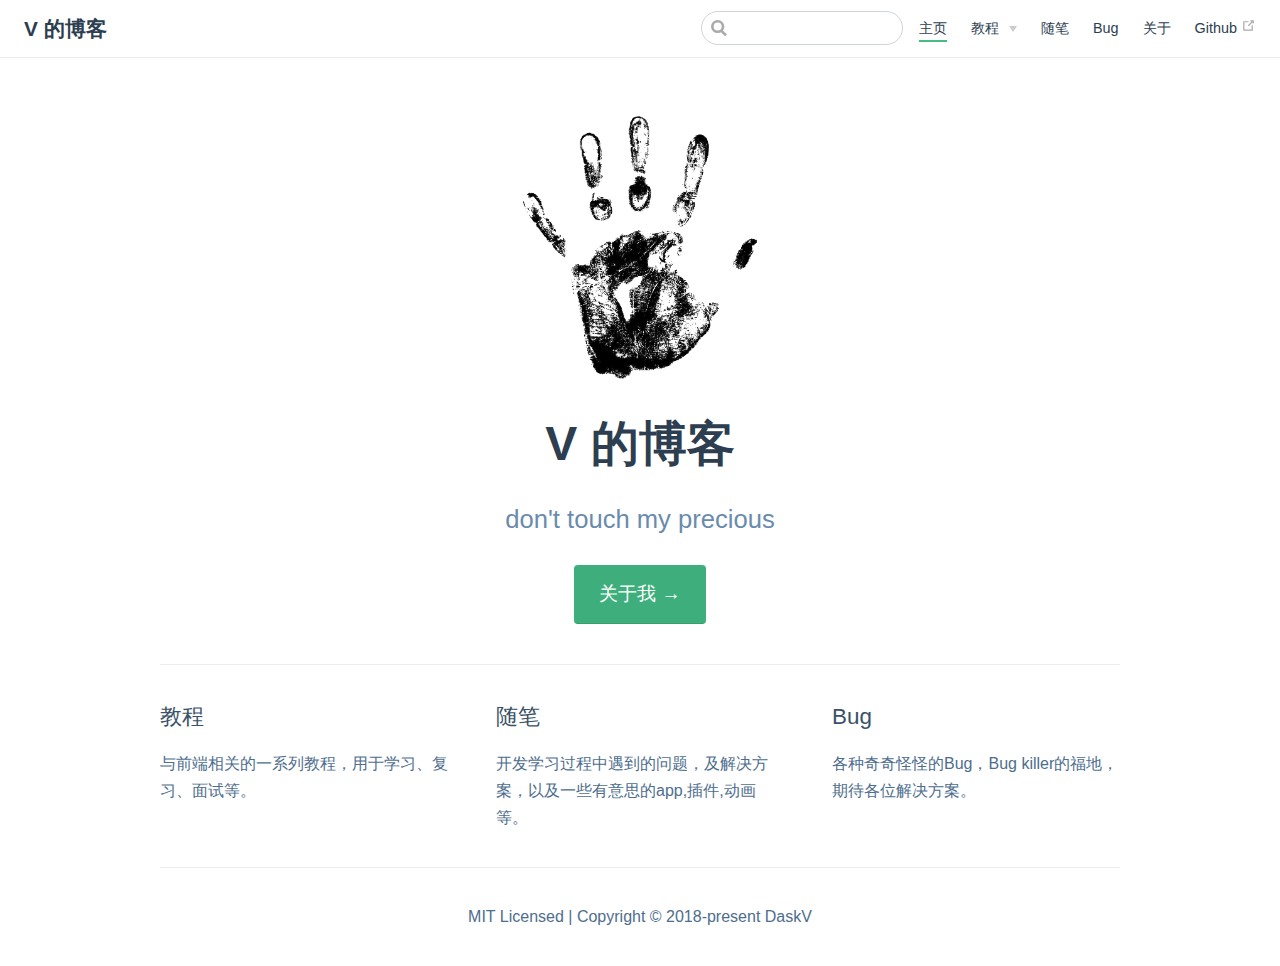
<file: index.html>
<!DOCTYPE html>
<html lang="en-US">
  <head>
    <meta charset="utf-8">
    <meta name="viewport" content="width=device-width,initial-scale=1">
    <title>V 的博客</title>
    <meta name="description" content="don&#39;t touch my precious">
    <link rel="icon" href="/favicon.ico">
  <link rel="manifest" href="/manifest.json">
    
    <link rel="preload" href="/assets/css/0.styles.993c929f.css" as="style"><link rel="preload" href="/assets/js/app.2a2569b9.js" as="script"><link rel="preload" href="/assets/js/5.02c76c37.js" as="script"><link rel="prefetch" href="/assets/js/6.07f48610.js"><link rel="prefetch" href="/assets/js/2.413b4e91.js"><link rel="prefetch" href="/assets/js/3.9f8e5c8b.js"><link rel="prefetch" href="/assets/js/4.8a8cbeff.js"><link rel="prefetch" href="/assets/js/7.993f8895.js"><link rel="prefetch" href="/assets/js/8.b2d6c964.js"><link rel="prefetch" href="/assets/js/9.f4456ca9.js"><link rel="prefetch" href="/assets/js/10.d554c4da.js"><link rel="prefetch" href="/assets/js/11.cc868e58.js"><link rel="prefetch" href="/assets/js/12.1528fa5f.js"><link rel="prefetch" href="/assets/js/13.d08d4699.js">
    <link rel="stylesheet" href="/assets/css/0.styles.993c929f.css">
  </head>
  <body>
    <div id="app" data-server-rendered="true"><div class="theme-container no-sidebar"><header class="navbar"><div class="sidebar-button"><svg xmlns="http://www.w3.org/2000/svg" aria-hidden="true" role="img" viewBox="0 0 448 512" class="icon"><path fill="currentColor" d="M436 124H12c-6.627 0-12-5.373-12-12V80c0-6.627 5.373-12 12-12h424c6.627 0 12 5.373 12 12v32c0 6.627-5.373 12-12 12zm0 160H12c-6.627 0-12-5.373-12-12v-32c0-6.627 5.373-12 12-12h424c6.627 0 12 5.373 12 12v32c0 6.627-5.373 12-12 12zm0 160H12c-6.627 0-12-5.373-12-12v-32c0-6.627 5.373-12 12-12h424c6.627 0 12 5.373 12 12v32c0 6.627-5.373 12-12 12z"></path></svg></div> <a href="/" class="home-link router-link-exact-active router-link-active"><!----> <span class="site-name">V 的博客</span></a> <div class="links" style="max-width:nullpx;"><div class="search-box"><input aria-label="Search" autocomplete="off" spellcheck="false" value=""> <!----></div> <nav class="nav-links can-hide"><div class="nav-item"><a href="/" class="nav-link router-link-exact-active router-link-active">主页</a></div><div class="nav-item"><div class="dropdown-wrapper"><a class="dropdown-title"><span class="title">教程</span> <span class="arrow right"></span></a> <ul class="nav-dropdown" style="display:none;"><li class="dropdown-item"><!----> <a href="/buildBlog/" class="nav-link">如何搭建此Blog</a></li><li class="dropdown-item"><!----> <a href="/lessones/JavaScript/" class="nav-link">JavaScript</a></li><li class="dropdown-item"><!----> <a href="/lessones/Css/" class="nav-link">Css</a></li><li class="dropdown-item"><!----> <a href="/lessones/App/" class="nav-link">App</a></li><li class="dropdown-item"><!----> <a href="/lessones/小程序/" class="nav-link">小程序</a></li></ul></div></div><div class="nav-item"><a href="/essay/" class="nav-link">随笔</a></div><div class="nav-item"><a href="/bug/" class="nav-link">Bug</a></div><div class="nav-item"><a href="/about/" class="nav-link">关于</a></div><div class="nav-item"><a href="https://www.github.com/DaskV" target="_blank" rel="noopener noreferrer" class="nav-link external">
  Github
  <svg xmlns="http://www.w3.org/2000/svg" aria-hidden="true" x="0px" y="0px" viewBox="0 0 100 100" width="15" height="15" class="icon outbound"><path fill="currentColor" d="M18.8,85.1h56l0,0c2.2,0,4-1.8,4-4v-32h-8v28h-48v-48h28v-8h-32l0,0c-2.2,0-4,1.8-4,4v56C14.8,83.3,16.6,85.1,18.8,85.1z"></path> <polygon fill="currentColor" points="45.7,48.7 51.3,54.3 77.2,28.5 77.2,37.2 85.2,37.2 85.2,14.9 62.8,14.9 62.8,22.9 71.5,22.9"></polygon></svg></a></div> <!----></nav></div></header> <div class="sidebar-mask"></div> <div class="sidebar"><nav class="nav-links"><div class="nav-item"><a href="/" class="nav-link router-link-exact-active router-link-active">主页</a></div><div class="nav-item"><div class="dropdown-wrapper"><a class="dropdown-title"><span class="title">教程</span> <span class="arrow right"></span></a> <ul class="nav-dropdown" style="display:none;"><li class="dropdown-item"><!----> <a href="/buildBlog/" class="nav-link">如何搭建此Blog</a></li><li class="dropdown-item"><!----> <a href="/lessones/JavaScript/" class="nav-link">JavaScript</a></li><li class="dropdown-item"><!----> <a href="/lessones/Css/" class="nav-link">Css</a></li><li class="dropdown-item"><!----> <a href="/lessones/App/" class="nav-link">App</a></li><li class="dropdown-item"><!----> <a href="/lessones/小程序/" class="nav-link">小程序</a></li></ul></div></div><div class="nav-item"><a href="/essay/" class="nav-link">随笔</a></div><div class="nav-item"><a href="/bug/" class="nav-link">Bug</a></div><div class="nav-item"><a href="/about/" class="nav-link">关于</a></div><div class="nav-item"><a href="https://www.github.com/DaskV" target="_blank" rel="noopener noreferrer" class="nav-link external">
  Github
  <svg xmlns="http://www.w3.org/2000/svg" aria-hidden="true" x="0px" y="0px" viewBox="0 0 100 100" width="15" height="15" class="icon outbound"><path fill="currentColor" d="M18.8,85.1h56l0,0c2.2,0,4-1.8,4-4v-32h-8v28h-48v-48h28v-8h-32l0,0c-2.2,0-4,1.8-4,4v56C14.8,83.3,16.6,85.1,18.8,85.1z"></path> <polygon fill="currentColor" points="45.7,48.7 51.3,54.3 77.2,28.5 77.2,37.2 85.2,37.2 85.2,14.9 62.8,14.9 62.8,22.9 71.5,22.9"></polygon></svg></a></div> <!----></nav>  <!----> </div> <div class="home"><div class="hero"><img src="/portrait.png" alt="hero"> <h1>V 的博客</h1> <p class="description">
      don't touch my precious
    </p> <p class="action"><a href="/about/" class="nav-link action-button">关于我 →</a></p></div> <div class="features"><div class="feature"><h2>教程</h2> <p>与前端相关的一系列教程，用于学习、复习、面试等。</p></div><div class="feature"><h2>随笔</h2> <p>开发学习过程中遇到的问题，及解决方案，以及一些有意思的app,插件,动画等。</p></div><div class="feature"><h2>Bug</h2> <p>各种奇奇怪怪的Bug，Bug killer的福地， 期待各位解决方案。</p></div></div> <div class="content custom"></div> <div class="footer">
    MIT Licensed | Copyright © 2018-present DaskV
  </div></div> <!----></div></div>
    <script src="/assets/js/5.02c76c37.js" defer></script><script src="/assets/js/app.2a2569b9.js" defer></script>
  </body>
</html>
</file>
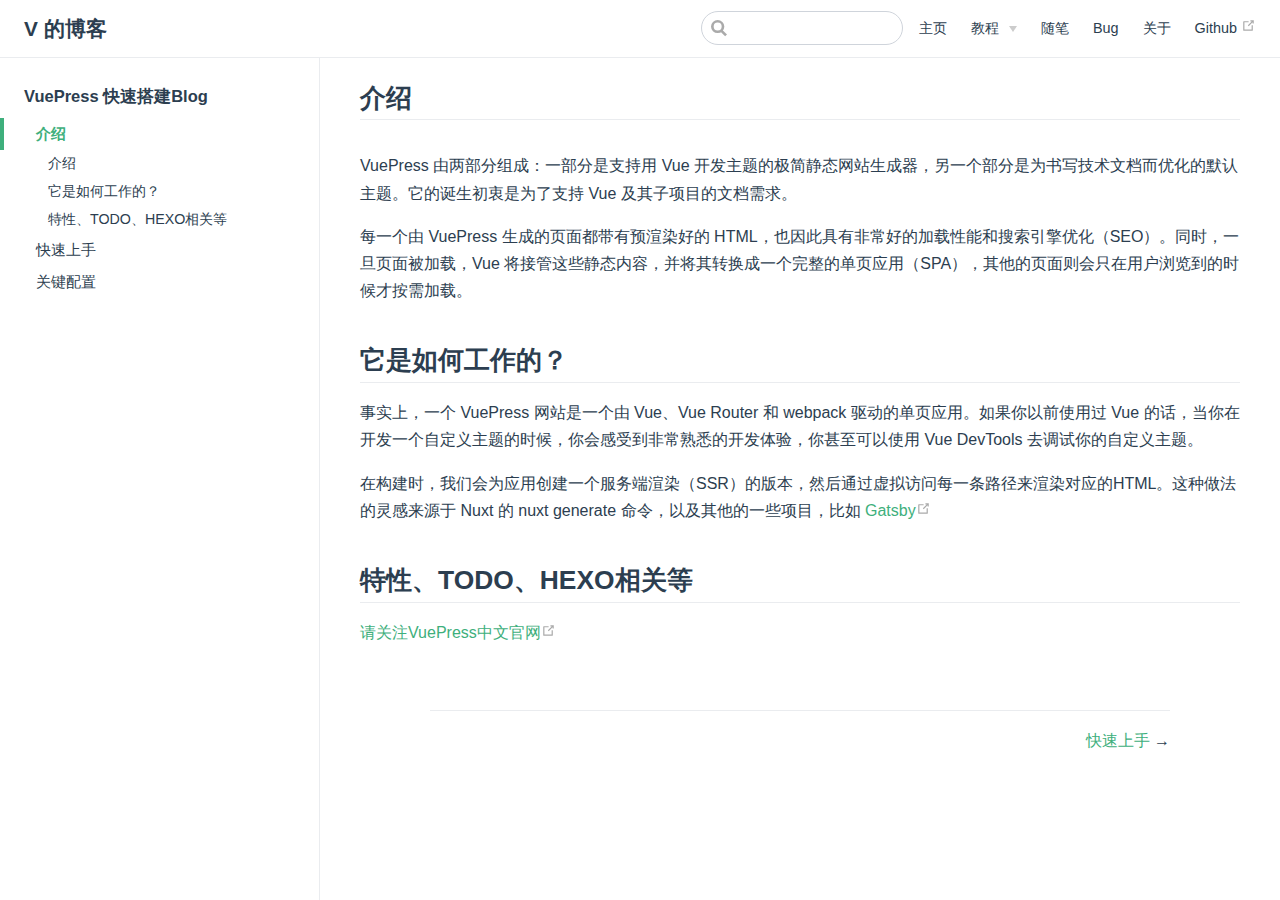
<file: buildBlog/index.html>
<!DOCTYPE html>
<html lang="en-US">
  <head>
    <meta charset="utf-8">
    <meta name="viewport" content="width=device-width,initial-scale=1">
    <title>介绍 | V 的博客</title>
    <meta name="description" content="don&#39;t touch my precious">
    <link rel="icon" href="/favicon.ico">
  <link rel="manifest" href="/manifest.json">
    
    <link rel="preload" href="/assets/css/0.styles.993c929f.css" as="style"><link rel="preload" href="/assets/js/app.2a2569b9.js" as="script"><link rel="preload" href="/assets/js/6.07f48610.js" as="script"><link rel="prefetch" href="/assets/js/2.413b4e91.js"><link rel="prefetch" href="/assets/js/3.9f8e5c8b.js"><link rel="prefetch" href="/assets/js/4.8a8cbeff.js"><link rel="prefetch" href="/assets/js/5.02c76c37.js"><link rel="prefetch" href="/assets/js/7.993f8895.js"><link rel="prefetch" href="/assets/js/8.b2d6c964.js"><link rel="prefetch" href="/assets/js/9.f4456ca9.js"><link rel="prefetch" href="/assets/js/10.d554c4da.js"><link rel="prefetch" href="/assets/js/11.cc868e58.js"><link rel="prefetch" href="/assets/js/12.1528fa5f.js"><link rel="prefetch" href="/assets/js/13.d08d4699.js">
    <link rel="stylesheet" href="/assets/css/0.styles.993c929f.css">
  </head>
  <body>
    <div id="app" data-server-rendered="true"><div class="theme-container"><header class="navbar"><div class="sidebar-button"><svg xmlns="http://www.w3.org/2000/svg" aria-hidden="true" role="img" viewBox="0 0 448 512" class="icon"><path fill="currentColor" d="M436 124H12c-6.627 0-12-5.373-12-12V80c0-6.627 5.373-12 12-12h424c6.627 0 12 5.373 12 12v32c0 6.627-5.373 12-12 12zm0 160H12c-6.627 0-12-5.373-12-12v-32c0-6.627 5.373-12 12-12h424c6.627 0 12 5.373 12 12v32c0 6.627-5.373 12-12 12zm0 160H12c-6.627 0-12-5.373-12-12v-32c0-6.627 5.373-12 12-12h424c6.627 0 12 5.373 12 12v32c0 6.627-5.373 12-12 12z"></path></svg></div> <a href="/" class="home-link router-link-active"><!----> <span class="site-name">V 的博客</span></a> <div class="links" style="max-width:nullpx;"><div class="search-box"><input aria-label="Search" autocomplete="off" spellcheck="false" value=""> <!----></div> <nav class="nav-links can-hide"><div class="nav-item"><a href="/" class="nav-link">主页</a></div><div class="nav-item"><div class="dropdown-wrapper"><a class="dropdown-title"><span class="title">教程</span> <span class="arrow right"></span></a> <ul class="nav-dropdown" style="display:none;"><li class="dropdown-item"><!----> <a href="/buildBlog/" class="nav-link router-link-exact-active router-link-active">如何搭建此Blog</a></li><li class="dropdown-item"><!----> <a href="/lessones/JavaScript/" class="nav-link">JavaScript</a></li><li class="dropdown-item"><!----> <a href="/lessones/Css/" class="nav-link">Css</a></li><li class="dropdown-item"><!----> <a href="/lessones/App/" class="nav-link">App</a></li><li class="dropdown-item"><!----> <a href="/lessones/小程序/" class="nav-link">小程序</a></li></ul></div></div><div class="nav-item"><a href="/essay/" class="nav-link">随笔</a></div><div class="nav-item"><a href="/bug/" class="nav-link">Bug</a></div><div class="nav-item"><a href="/about/" class="nav-link">关于</a></div><div class="nav-item"><a href="https://www.github.com/DaskV" target="_blank" rel="noopener noreferrer" class="nav-link external">
  Github
  <svg xmlns="http://www.w3.org/2000/svg" aria-hidden="true" x="0px" y="0px" viewBox="0 0 100 100" width="15" height="15" class="icon outbound"><path fill="currentColor" d="M18.8,85.1h56l0,0c2.2,0,4-1.8,4-4v-32h-8v28h-48v-48h28v-8h-32l0,0c-2.2,0-4,1.8-4,4v56C14.8,83.3,16.6,85.1,18.8,85.1z"></path> <polygon fill="currentColor" points="45.7,48.7 51.3,54.3 77.2,28.5 77.2,37.2 85.2,37.2 85.2,14.9 62.8,14.9 62.8,22.9 71.5,22.9"></polygon></svg></a></div> <!----></nav></div></header> <div class="sidebar-mask"></div> <div class="sidebar"><nav class="nav-links"><div class="nav-item"><a href="/" class="nav-link">主页</a></div><div class="nav-item"><div class="dropdown-wrapper"><a class="dropdown-title"><span class="title">教程</span> <span class="arrow right"></span></a> <ul class="nav-dropdown" style="display:none;"><li class="dropdown-item"><!----> <a href="/buildBlog/" class="nav-link router-link-exact-active router-link-active">如何搭建此Blog</a></li><li class="dropdown-item"><!----> <a href="/lessones/JavaScript/" class="nav-link">JavaScript</a></li><li class="dropdown-item"><!----> <a href="/lessones/Css/" class="nav-link">Css</a></li><li class="dropdown-item"><!----> <a href="/lessones/App/" class="nav-link">App</a></li><li class="dropdown-item"><!----> <a href="/lessones/小程序/" class="nav-link">小程序</a></li></ul></div></div><div class="nav-item"><a href="/essay/" class="nav-link">随笔</a></div><div class="nav-item"><a href="/bug/" class="nav-link">Bug</a></div><div class="nav-item"><a href="/about/" class="nav-link">关于</a></div><div class="nav-item"><a href="https://www.github.com/DaskV" target="_blank" rel="noopener noreferrer" class="nav-link external">
  Github
  <svg xmlns="http://www.w3.org/2000/svg" aria-hidden="true" x="0px" y="0px" viewBox="0 0 100 100" width="15" height="15" class="icon outbound"><path fill="currentColor" d="M18.8,85.1h56l0,0c2.2,0,4-1.8,4-4v-32h-8v28h-48v-48h28v-8h-32l0,0c-2.2,0-4,1.8-4,4v56C14.8,83.3,16.6,85.1,18.8,85.1z"></path> <polygon fill="currentColor" points="45.7,48.7 51.3,54.3 77.2,28.5 77.2,37.2 85.2,37.2 85.2,14.9 62.8,14.9 62.8,22.9 71.5,22.9"></polygon></svg></a></div> <!----></nav>  <ul class="sidebar-links"><li><div class="sidebar-group first"><p class="sidebar-heading open"><span>VuePress 快速搭建Blog</span> <!----></p> <ul class="sidebar-group-items"><li><a href="/buildBlog/" class="active sidebar-link">介绍</a><ul class="sidebar-sub-headers"><li class="sidebar-sub-header"><a href="/buildBlog/#介绍" class="sidebar-link">介绍</a></li><li class="sidebar-sub-header"><a href="/buildBlog/#它是如何工作的？" class="sidebar-link">它是如何工作的？</a></li><li class="sidebar-sub-header"><a href="/buildBlog/#特性、todo、hexo相关等" class="sidebar-link">特性、TODO、HEXO相关等</a></li></ul></li><li><a href="/buildBlog/start.html" class="sidebar-link">快速上手</a></li><li><a href="/buildBlog/config.html" class="sidebar-link">关键配置</a></li></ul></div></li></ul> </div> <div class="page"> <div class="content"><h2 id="介绍"><a href="#介绍" aria-hidden="true" class="header-anchor">#</a> 介绍</h2> <p>VuePress 由两部分组成：一部分是支持用 Vue 开发主题的极简静态网站生成器，另一个部分是为书写技术文档而优化的默认主题。它的诞生初衷是为了支持 Vue 及其子项目的文档需求。</p> <p>每一个由 VuePress 生成的页面都带有预渲染好的 HTML，也因此具有非常好的加载性能和搜索引擎优化（SEO）。同时，一旦页面被加载，Vue 将接管这些静态内容，并将其转换成一个完整的单页应用（SPA），其他的页面则会只在用户浏览到的时候才按需加载。</p> <h2 id="它是如何工作的？"><a href="#它是如何工作的？" aria-hidden="true" class="header-anchor">#</a> 它是如何工作的？</h2> <p>事实上，一个 VuePress 网站是一个由 Vue、Vue Router 和 webpack 驱动的单页应用。如果你以前使用过 Vue 的话，当你在开发一个自定义主题的时候，你会感受到非常熟悉的开发体验，你甚至可以使用 Vue DevTools 去调试你的自定义主题。</p> <p>在构建时，我们会为应用创建一个服务端渲染（SSR）的版本，然后通过虚拟访问每一条路径来渲染对应的HTML。这种做法的灵感来源于 Nuxt 的 nuxt generate 命令，以及其他的一些项目，比如 <a href="https://www.gatsbyjs.org/" target="_blank" rel="noopener noreferrer">Gatsby<svg xmlns="http://www.w3.org/2000/svg" aria-hidden="true" x="0px" y="0px" viewBox="0 0 100 100" width="15" height="15" class="icon outbound"><path fill="currentColor" d="M18.8,85.1h56l0,0c2.2,0,4-1.8,4-4v-32h-8v28h-48v-48h28v-8h-32l0,0c-2.2,0-4,1.8-4,4v56C14.8,83.3,16.6,85.1,18.8,85.1z"></path> <polygon fill="currentColor" points="45.7,48.7 51.3,54.3 77.2,28.5 77.2,37.2 85.2,37.2 85.2,14.9 62.8,14.9 62.8,22.9 71.5,22.9"></polygon></svg></a></p> <h2 id="特性、todo、hexo相关等"><a href="#特性、todo、hexo相关等" aria-hidden="true" class="header-anchor">#</a> 特性、TODO、HEXO相关等</h2> <p><a href="https://vuepress.vuejs.org/zh/guide/#%E7%89%B9%E6%80%A7" target="_blank" rel="noopener noreferrer">请关注VuePress中文官网<svg xmlns="http://www.w3.org/2000/svg" aria-hidden="true" x="0px" y="0px" viewBox="0 0 100 100" width="15" height="15" class="icon outbound"><path fill="currentColor" d="M18.8,85.1h56l0,0c2.2,0,4-1.8,4-4v-32h-8v28h-48v-48h28v-8h-32l0,0c-2.2,0-4,1.8-4,4v56C14.8,83.3,16.6,85.1,18.8,85.1z"></path> <polygon fill="currentColor" points="45.7,48.7 51.3,54.3 77.2,28.5 77.2,37.2 85.2,37.2 85.2,14.9 62.8,14.9 62.8,22.9 71.5,22.9"></polygon></svg></a></p></div> <div class="page-edit"><!----> <!----></div> <div class="page-nav"><p class="inner"><!----> <span class="next"><a href="/buildBlog/start.html">
          快速上手
        </a>
        →
      </span></p></div> </div> <!----></div></div>
    <script src="/assets/js/6.07f48610.js" defer></script><script src="/assets/js/app.2a2569b9.js" defer></script>
  </body>
</html>
</file>
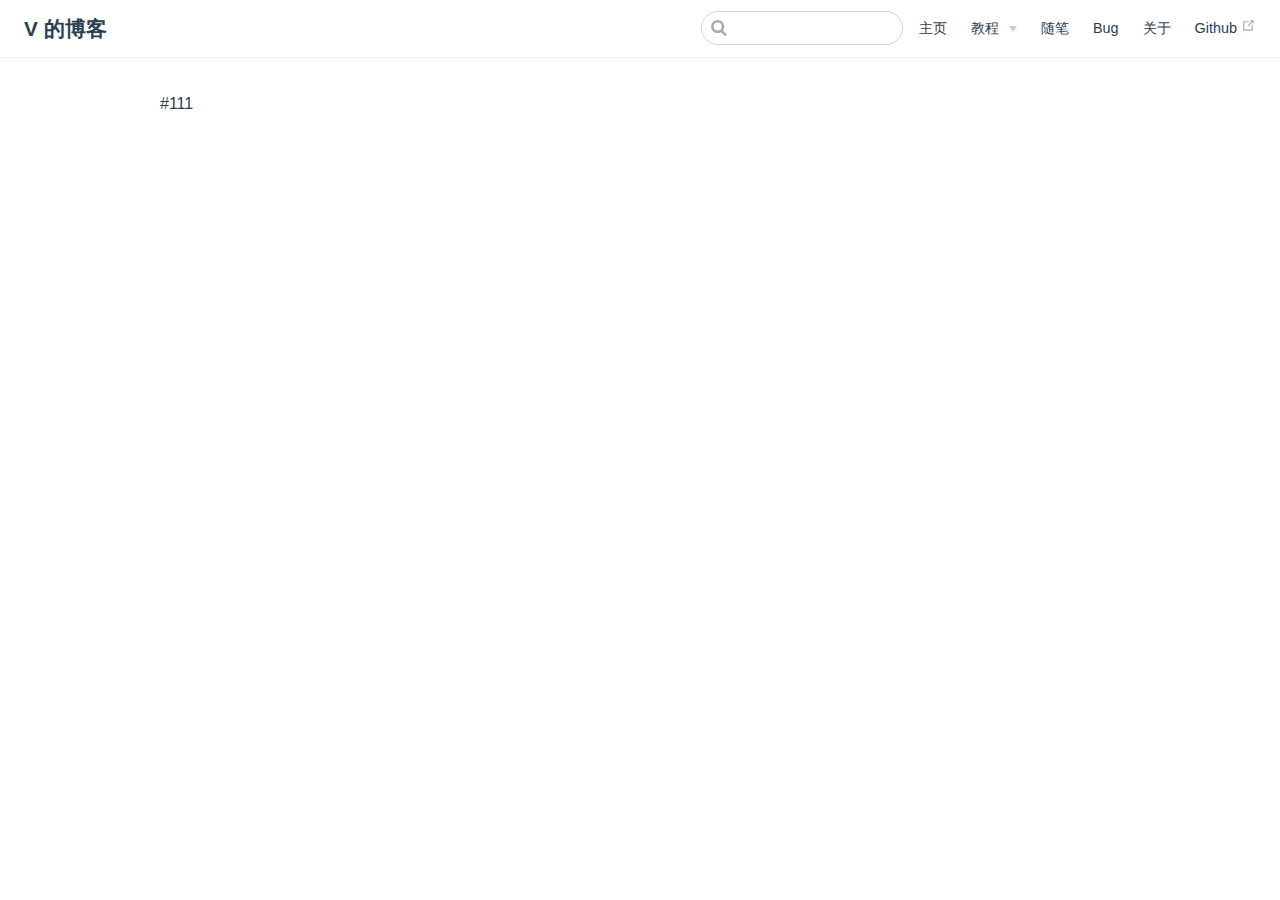
<file: lessones/JavaScript/index.html>
<!DOCTYPE html>
<html lang="en-US">
  <head>
    <meta charset="utf-8">
    <meta name="viewport" content="width=device-width,initial-scale=1">
    <title>V 的博客</title>
    <meta name="description" content="don&#39;t touch my precious">
    <link rel="icon" href="/favicon.ico">
  <link rel="manifest" href="/manifest.json">
    
    <link rel="preload" href="/assets/css/0.styles.993c929f.css" as="style"><link rel="preload" href="/assets/js/app.2a2569b9.js" as="script"><link rel="preload" href="/assets/js/13.d08d4699.js" as="script"><link rel="prefetch" href="/assets/js/6.07f48610.js"><link rel="prefetch" href="/assets/js/2.413b4e91.js"><link rel="prefetch" href="/assets/js/3.9f8e5c8b.js"><link rel="prefetch" href="/assets/js/4.8a8cbeff.js"><link rel="prefetch" href="/assets/js/5.02c76c37.js"><link rel="prefetch" href="/assets/js/7.993f8895.js"><link rel="prefetch" href="/assets/js/8.b2d6c964.js"><link rel="prefetch" href="/assets/js/9.f4456ca9.js"><link rel="prefetch" href="/assets/js/10.d554c4da.js"><link rel="prefetch" href="/assets/js/11.cc868e58.js"><link rel="prefetch" href="/assets/js/12.1528fa5f.js">
    <link rel="stylesheet" href="/assets/css/0.styles.993c929f.css">
  </head>
  <body>
    <div id="app" data-server-rendered="true"><div class="theme-container no-sidebar"><header class="navbar"><div class="sidebar-button"><svg xmlns="http://www.w3.org/2000/svg" aria-hidden="true" role="img" viewBox="0 0 448 512" class="icon"><path fill="currentColor" d="M436 124H12c-6.627 0-12-5.373-12-12V80c0-6.627 5.373-12 12-12h424c6.627 0 12 5.373 12 12v32c0 6.627-5.373 12-12 12zm0 160H12c-6.627 0-12-5.373-12-12v-32c0-6.627 5.373-12 12-12h424c6.627 0 12 5.373 12 12v32c0 6.627-5.373 12-12 12zm0 160H12c-6.627 0-12-5.373-12-12v-32c0-6.627 5.373-12 12-12h424c6.627 0 12 5.373 12 12v32c0 6.627-5.373 12-12 12z"></path></svg></div> <a href="/" class="home-link router-link-active"><!----> <span class="site-name">V 的博客</span></a> <div class="links" style="max-width:nullpx;"><div class="search-box"><input aria-label="Search" autocomplete="off" spellcheck="false" value=""> <!----></div> <nav class="nav-links can-hide"><div class="nav-item"><a href="/" class="nav-link">主页</a></div><div class="nav-item"><div class="dropdown-wrapper"><a class="dropdown-title"><span class="title">教程</span> <span class="arrow right"></span></a> <ul class="nav-dropdown" style="display:none;"><li class="dropdown-item"><!----> <a href="/buildBlog/" class="nav-link">如何搭建此Blog</a></li><li class="dropdown-item"><!----> <a href="/lessones/JavaScript/" class="nav-link router-link-exact-active router-link-active">JavaScript</a></li><li class="dropdown-item"><!----> <a href="/lessones/Css/" class="nav-link">Css</a></li><li class="dropdown-item"><!----> <a href="/lessones/App/" class="nav-link">App</a></li><li class="dropdown-item"><!----> <a href="/lessones/小程序/" class="nav-link">小程序</a></li></ul></div></div><div class="nav-item"><a href="/essay/" class="nav-link">随笔</a></div><div class="nav-item"><a href="/bug/" class="nav-link">Bug</a></div><div class="nav-item"><a href="/about/" class="nav-link">关于</a></div><div class="nav-item"><a href="https://www.github.com/DaskV" target="_blank" rel="noopener noreferrer" class="nav-link external">
  Github
  <svg xmlns="http://www.w3.org/2000/svg" aria-hidden="true" x="0px" y="0px" viewBox="0 0 100 100" width="15" height="15" class="icon outbound"><path fill="currentColor" d="M18.8,85.1h56l0,0c2.2,0,4-1.8,4-4v-32h-8v28h-48v-48h28v-8h-32l0,0c-2.2,0-4,1.8-4,4v56C14.8,83.3,16.6,85.1,18.8,85.1z"></path> <polygon fill="currentColor" points="45.7,48.7 51.3,54.3 77.2,28.5 77.2,37.2 85.2,37.2 85.2,14.9 62.8,14.9 62.8,22.9 71.5,22.9"></polygon></svg></a></div> <!----></nav></div></header> <div class="sidebar-mask"></div> <div class="sidebar"><nav class="nav-links"><div class="nav-item"><a href="/" class="nav-link">主页</a></div><div class="nav-item"><div class="dropdown-wrapper"><a class="dropdown-title"><span class="title">教程</span> <span class="arrow right"></span></a> <ul class="nav-dropdown" style="display:none;"><li class="dropdown-item"><!----> <a href="/buildBlog/" class="nav-link">如何搭建此Blog</a></li><li class="dropdown-item"><!----> <a href="/lessones/JavaScript/" class="nav-link router-link-exact-active router-link-active">JavaScript</a></li><li class="dropdown-item"><!----> <a href="/lessones/Css/" class="nav-link">Css</a></li><li class="dropdown-item"><!----> <a href="/lessones/App/" class="nav-link">App</a></li><li class="dropdown-item"><!----> <a href="/lessones/小程序/" class="nav-link">小程序</a></li></ul></div></div><div class="nav-item"><a href="/essay/" class="nav-link">随笔</a></div><div class="nav-item"><a href="/bug/" class="nav-link">Bug</a></div><div class="nav-item"><a href="/about/" class="nav-link">关于</a></div><div class="nav-item"><a href="https://www.github.com/DaskV" target="_blank" rel="noopener noreferrer" class="nav-link external">
  Github
  <svg xmlns="http://www.w3.org/2000/svg" aria-hidden="true" x="0px" y="0px" viewBox="0 0 100 100" width="15" height="15" class="icon outbound"><path fill="currentColor" d="M18.8,85.1h56l0,0c2.2,0,4-1.8,4-4v-32h-8v28h-48v-48h28v-8h-32l0,0c-2.2,0-4,1.8-4,4v56C14.8,83.3,16.6,85.1,18.8,85.1z"></path> <polygon fill="currentColor" points="45.7,48.7 51.3,54.3 77.2,28.5 77.2,37.2 85.2,37.2 85.2,14.9 62.8,14.9 62.8,22.9 71.5,22.9"></polygon></svg></a></div> <!----></nav>  <!----> </div> <div class="page"> <div class="content"><p>#111</p></div> <div class="page-edit"><!----> <!----></div> <!----> </div> <!----></div></div>
    <script src="/assets/js/13.d08d4699.js" defer></script><script src="/assets/js/app.2a2569b9.js" defer></script>
  </body>
</html>
</file>
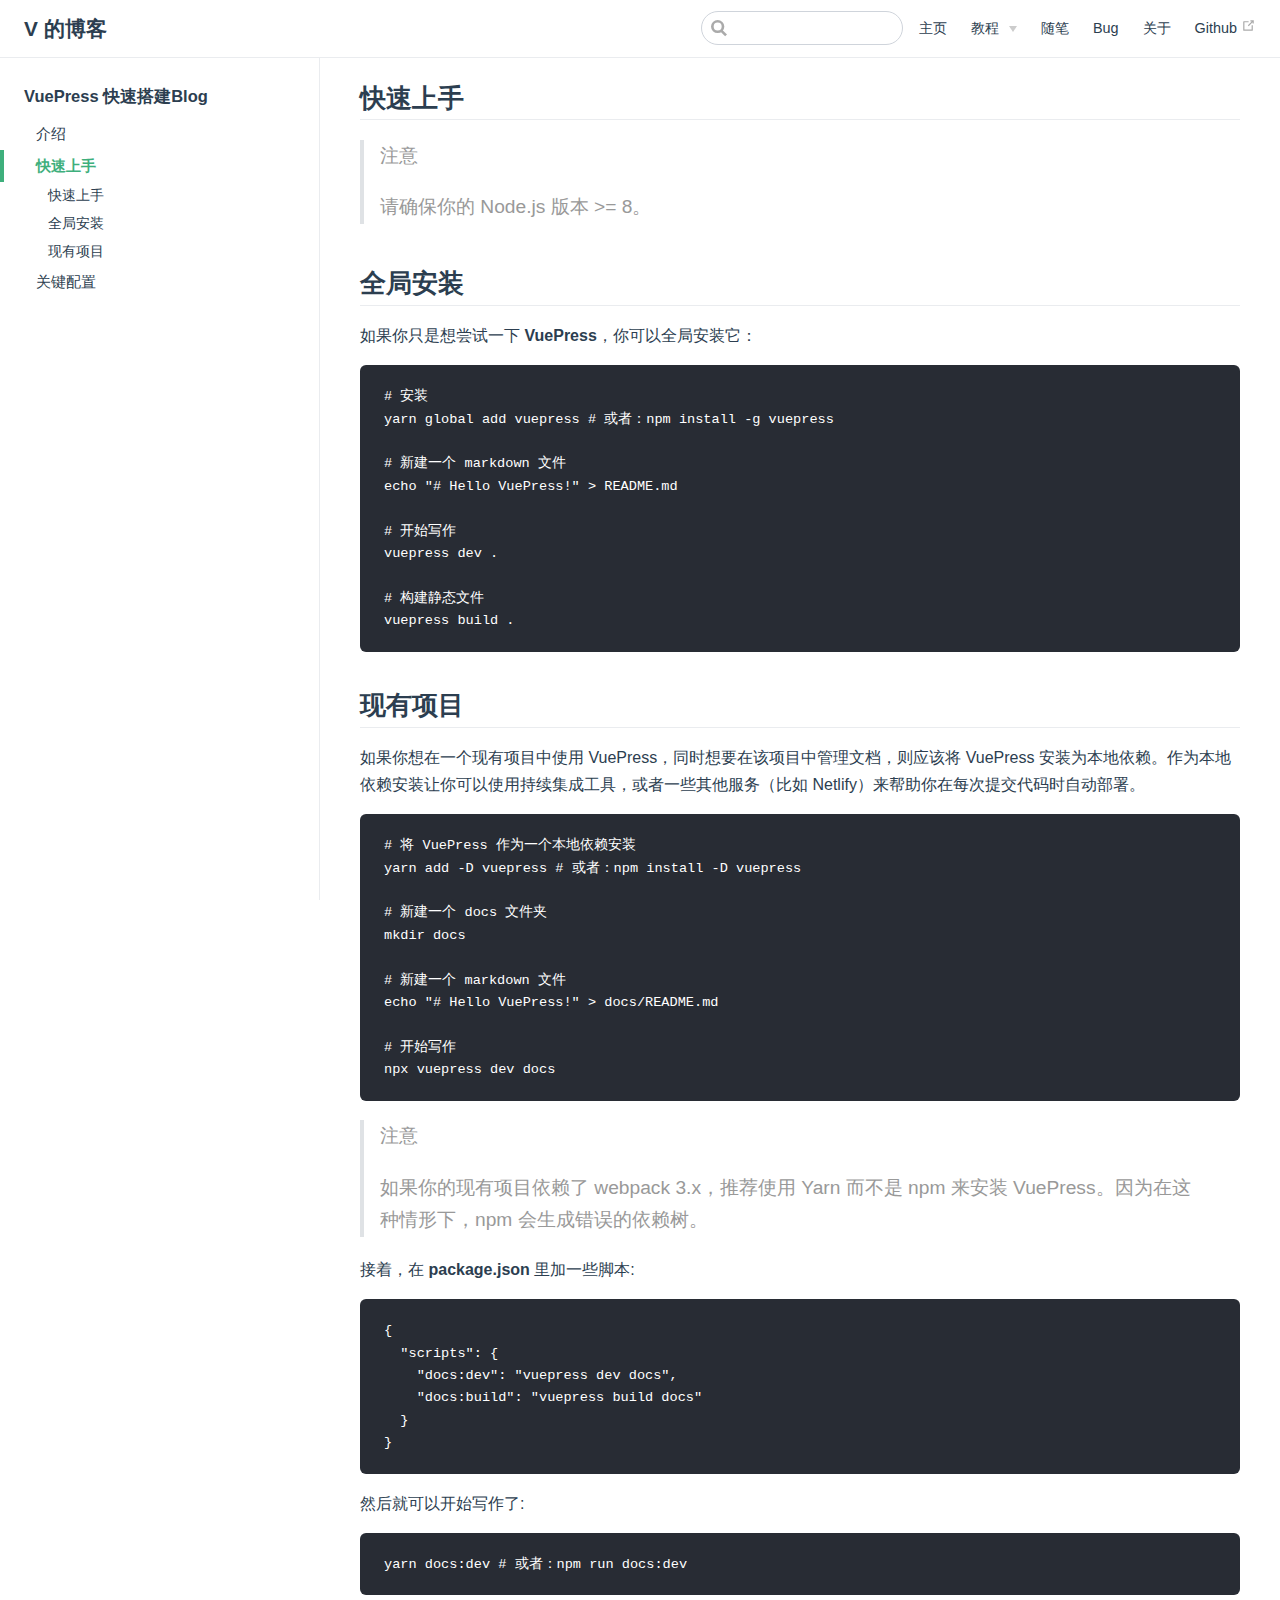
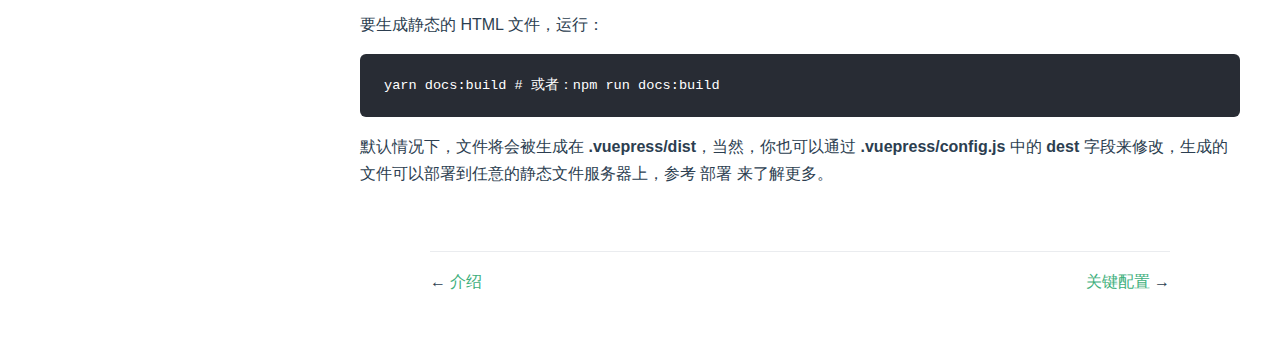
<file: buildBlog/start.html>
<!DOCTYPE html>
<html lang="en-US">
  <head>
    <meta charset="utf-8">
    <meta name="viewport" content="width=device-width,initial-scale=1">
    <title>快速上手 | V 的博客</title>
    <meta name="description" content="don&#39;t touch my precious">
    <link rel="icon" href="/favicon.ico">
  <link rel="manifest" href="/manifest.json">
    
    <link rel="preload" href="/assets/css/0.styles.993c929f.css" as="style"><link rel="preload" href="/assets/js/app.2a2569b9.js" as="script"><link rel="preload" href="/assets/js/8.b2d6c964.js" as="script"><link rel="prefetch" href="/assets/js/6.07f48610.js"><link rel="prefetch" href="/assets/js/2.413b4e91.js"><link rel="prefetch" href="/assets/js/3.9f8e5c8b.js"><link rel="prefetch" href="/assets/js/4.8a8cbeff.js"><link rel="prefetch" href="/assets/js/5.02c76c37.js"><link rel="prefetch" href="/assets/js/7.993f8895.js"><link rel="prefetch" href="/assets/js/9.f4456ca9.js"><link rel="prefetch" href="/assets/js/10.d554c4da.js"><link rel="prefetch" href="/assets/js/11.cc868e58.js"><link rel="prefetch" href="/assets/js/12.1528fa5f.js"><link rel="prefetch" href="/assets/js/13.d08d4699.js">
    <link rel="stylesheet" href="/assets/css/0.styles.993c929f.css">
  </head>
  <body>
    <div id="app" data-server-rendered="true"><div class="theme-container"><header class="navbar"><div class="sidebar-button"><svg xmlns="http://www.w3.org/2000/svg" aria-hidden="true" role="img" viewBox="0 0 448 512" class="icon"><path fill="currentColor" d="M436 124H12c-6.627 0-12-5.373-12-12V80c0-6.627 5.373-12 12-12h424c6.627 0 12 5.373 12 12v32c0 6.627-5.373 12-12 12zm0 160H12c-6.627 0-12-5.373-12-12v-32c0-6.627 5.373-12 12-12h424c6.627 0 12 5.373 12 12v32c0 6.627-5.373 12-12 12zm0 160H12c-6.627 0-12-5.373-12-12v-32c0-6.627 5.373-12 12-12h424c6.627 0 12 5.373 12 12v32c0 6.627-5.373 12-12 12z"></path></svg></div> <a href="/" class="home-link router-link-active"><!----> <span class="site-name">V 的博客</span></a> <div class="links" style="max-width:nullpx;"><div class="search-box"><input aria-label="Search" autocomplete="off" spellcheck="false" value=""> <!----></div> <nav class="nav-links can-hide"><div class="nav-item"><a href="/" class="nav-link">主页</a></div><div class="nav-item"><div class="dropdown-wrapper"><a class="dropdown-title"><span class="title">教程</span> <span class="arrow right"></span></a> <ul class="nav-dropdown" style="display:none;"><li class="dropdown-item"><!----> <a href="/buildBlog/" class="nav-link router-link-active">如何搭建此Blog</a></li><li class="dropdown-item"><!----> <a href="/lessones/JavaScript/" class="nav-link">JavaScript</a></li><li class="dropdown-item"><!----> <a href="/lessones/Css/" class="nav-link">Css</a></li><li class="dropdown-item"><!----> <a href="/lessones/App/" class="nav-link">App</a></li><li class="dropdown-item"><!----> <a href="/lessones/小程序/" class="nav-link">小程序</a></li></ul></div></div><div class="nav-item"><a href="/essay/" class="nav-link">随笔</a></div><div class="nav-item"><a href="/bug/" class="nav-link">Bug</a></div><div class="nav-item"><a href="/about/" class="nav-link">关于</a></div><div class="nav-item"><a href="https://www.github.com/DaskV" target="_blank" rel="noopener noreferrer" class="nav-link external">
  Github
  <svg xmlns="http://www.w3.org/2000/svg" aria-hidden="true" x="0px" y="0px" viewBox="0 0 100 100" width="15" height="15" class="icon outbound"><path fill="currentColor" d="M18.8,85.1h56l0,0c2.2,0,4-1.8,4-4v-32h-8v28h-48v-48h28v-8h-32l0,0c-2.2,0-4,1.8-4,4v56C14.8,83.3,16.6,85.1,18.8,85.1z"></path> <polygon fill="currentColor" points="45.7,48.7 51.3,54.3 77.2,28.5 77.2,37.2 85.2,37.2 85.2,14.9 62.8,14.9 62.8,22.9 71.5,22.9"></polygon></svg></a></div> <!----></nav></div></header> <div class="sidebar-mask"></div> <div class="sidebar"><nav class="nav-links"><div class="nav-item"><a href="/" class="nav-link">主页</a></div><div class="nav-item"><div class="dropdown-wrapper"><a class="dropdown-title"><span class="title">教程</span> <span class="arrow right"></span></a> <ul class="nav-dropdown" style="display:none;"><li class="dropdown-item"><!----> <a href="/buildBlog/" class="nav-link router-link-active">如何搭建此Blog</a></li><li class="dropdown-item"><!----> <a href="/lessones/JavaScript/" class="nav-link">JavaScript</a></li><li class="dropdown-item"><!----> <a href="/lessones/Css/" class="nav-link">Css</a></li><li class="dropdown-item"><!----> <a href="/lessones/App/" class="nav-link">App</a></li><li class="dropdown-item"><!----> <a href="/lessones/小程序/" class="nav-link">小程序</a></li></ul></div></div><div class="nav-item"><a href="/essay/" class="nav-link">随笔</a></div><div class="nav-item"><a href="/bug/" class="nav-link">Bug</a></div><div class="nav-item"><a href="/about/" class="nav-link">关于</a></div><div class="nav-item"><a href="https://www.github.com/DaskV" target="_blank" rel="noopener noreferrer" class="nav-link external">
  Github
  <svg xmlns="http://www.w3.org/2000/svg" aria-hidden="true" x="0px" y="0px" viewBox="0 0 100 100" width="15" height="15" class="icon outbound"><path fill="currentColor" d="M18.8,85.1h56l0,0c2.2,0,4-1.8,4-4v-32h-8v28h-48v-48h28v-8h-32l0,0c-2.2,0-4,1.8-4,4v56C14.8,83.3,16.6,85.1,18.8,85.1z"></path> <polygon fill="currentColor" points="45.7,48.7 51.3,54.3 77.2,28.5 77.2,37.2 85.2,37.2 85.2,14.9 62.8,14.9 62.8,22.9 71.5,22.9"></polygon></svg></a></div> <!----></nav>  <ul class="sidebar-links"><li><div class="sidebar-group first"><p class="sidebar-heading open"><span>VuePress 快速搭建Blog</span> <!----></p> <ul class="sidebar-group-items"><li><a href="/buildBlog/" class="sidebar-link">介绍</a></li><li><a href="/buildBlog/start.html" class="active sidebar-link">快速上手</a><ul class="sidebar-sub-headers"><li class="sidebar-sub-header"><a href="/buildBlog/start.html#快速上手" class="sidebar-link">快速上手</a></li><li class="sidebar-sub-header"><a href="/buildBlog/start.html#全局安装" class="sidebar-link">全局安装</a></li><li class="sidebar-sub-header"><a href="/buildBlog/start.html#现有项目" class="sidebar-link">现有项目</a></li></ul></li><li><a href="/buildBlog/config.html" class="sidebar-link">关键配置</a></li></ul></div></li></ul> </div> <div class="page"> <div class="content"><h2 id="快速上手"><a href="#快速上手" aria-hidden="true" class="header-anchor">#</a> 快速上手</h2> <blockquote><p>注意</p> <p>请确保你的 Node.js 版本 &gt;= 8。</p></blockquote> <h2 id="全局安装"><a href="#全局安装" aria-hidden="true" class="header-anchor">#</a> 全局安装</h2> <p>如果你只是想尝试一下 <strong>VuePress</strong>，你可以全局安装它：</p> <div class="language- extra-class"><pre class="language-text"><code># 安装
yarn global add vuepress # 或者：npm install -g vuepress

# 新建一个 markdown 文件
echo &quot;# Hello VuePress!&quot; &gt; README.md

# 开始写作
vuepress dev .

# 构建静态文件
vuepress build .
</code></pre></div><h2 id="现有项目"><a href="#现有项目" aria-hidden="true" class="header-anchor">#</a> 现有项目</h2> <p>如果你想在一个现有项目中使用 VuePress，同时想要在该项目中管理文档，则应该将 VuePress 安装为本地依赖。作为本地依赖安装让你可以使用持续集成工具，或者一些其他服务（比如 Netlify）来帮助你在每次提交代码时自动部署。</p> <div class="language- extra-class"><pre class="language-text"><code># 将 VuePress 作为一个本地依赖安装
yarn add -D vuepress # 或者：npm install -D vuepress

# 新建一个 docs 文件夹
mkdir docs

# 新建一个 markdown 文件
echo &quot;# Hello VuePress!&quot; &gt; docs/README.md

# 开始写作
npx vuepress dev docs
</code></pre></div><blockquote><p>注意</p> <p>如果你的现有项目依赖了 webpack 3.x，推荐使用 Yarn 而不是 npm 来安装 VuePress。因为在这种情形下，npm 会生成错误的依赖树。</p></blockquote> <p>接着，在 <strong>package.json</strong> 里加一些脚本:</p> <div class="language- extra-class"><pre class="language-text"><code>{
  &quot;scripts&quot;: {
    &quot;docs:dev&quot;: &quot;vuepress dev docs&quot;,
    &quot;docs:build&quot;: &quot;vuepress build docs&quot;
  }
}
</code></pre></div><p>然后就可以开始写作了:</p> <div class="language- extra-class"><pre class="language-text"><code>yarn docs:dev # 或者：npm run docs:dev
</code></pre></div><p>要生成静态的 HTML 文件，运行：</p> <div class="language- extra-class"><pre class="language-text"><code>yarn docs:build # 或者：npm run docs:build
</code></pre></div><p>默认情况下，文件将会被生成在 <strong>.vuepress/dist</strong>，当然，你也可以通过 <strong>.vuepress/config.js</strong> 中的 <strong>dest</strong> 字段来修改，生成的文件可以部署到任意的静态文件服务器上，参考 部署 来了解更多。</p></div> <div class="page-edit"><!----> <!----></div> <div class="page-nav"><p class="inner"><span class="prev">
        ←
        <a href="/buildBlog/" class="prev router-link-active">
          介绍
        </a></span> <span class="next"><a href="/buildBlog/config.html">
          关键配置
        </a>
        →
      </span></p></div> </div> <!----></div></div>
    <script src="/assets/js/8.b2d6c964.js" defer></script><script src="/assets/js/app.2a2569b9.js" defer></script>
  </body>
</html>
</file>
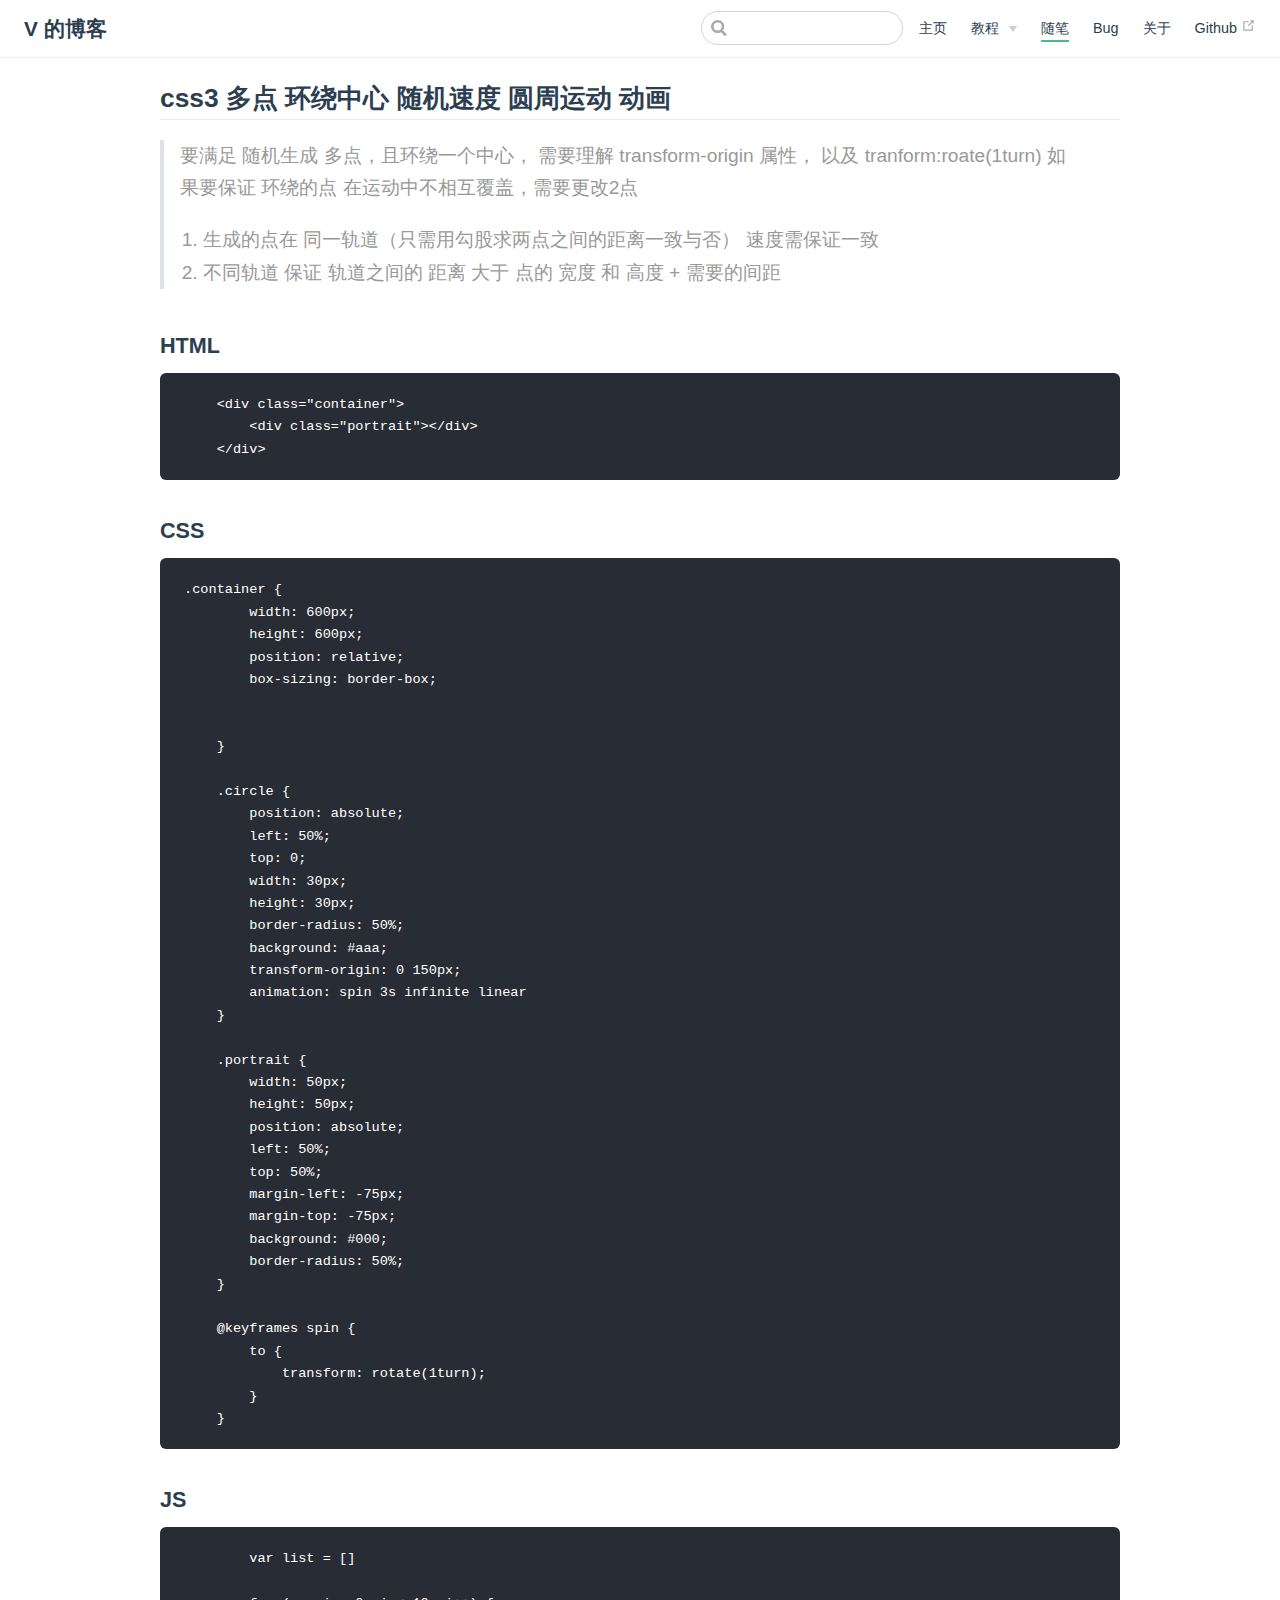
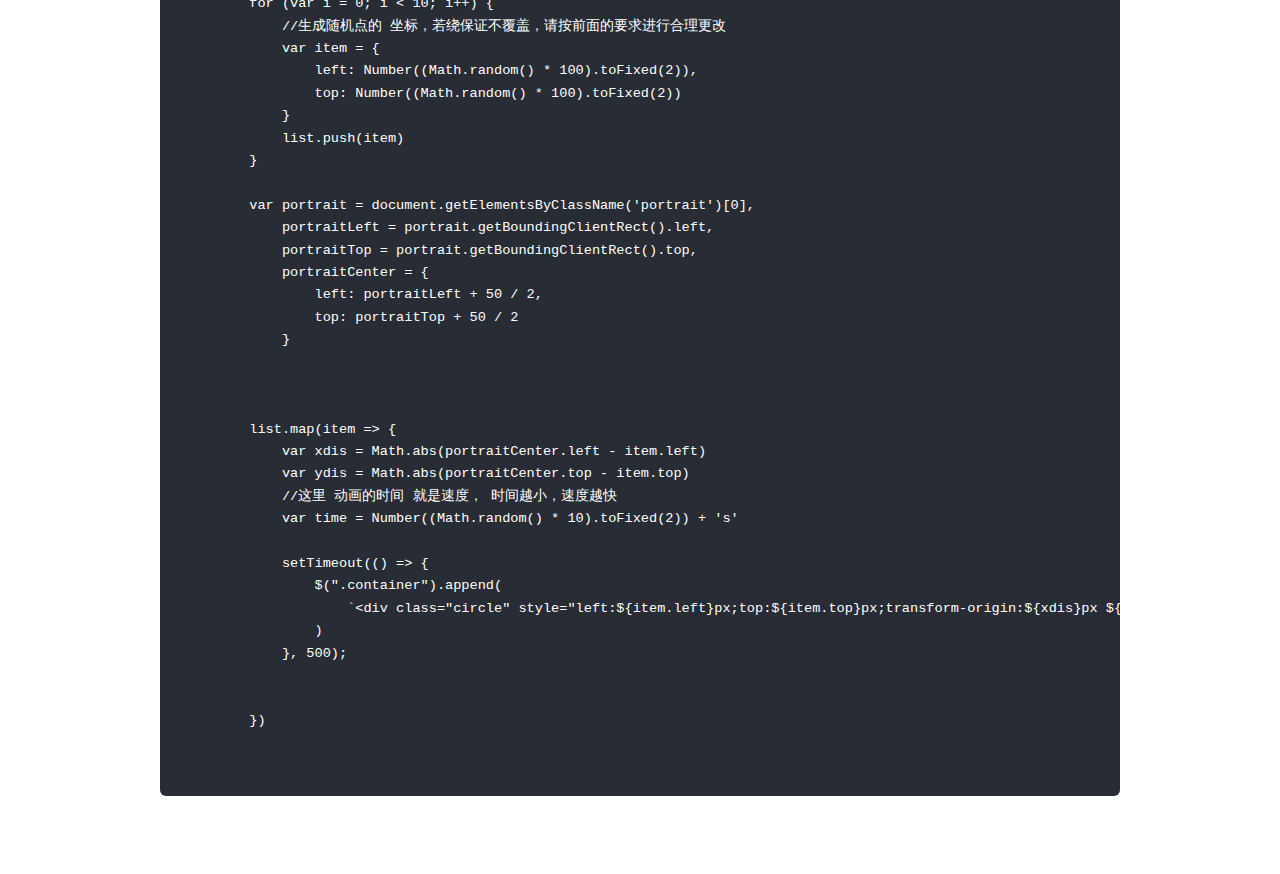
<file: essay/css3-round.html>
<!DOCTYPE html>
<html lang="en-US">
  <head>
    <meta charset="utf-8">
    <meta name="viewport" content="width=device-width,initial-scale=1">
    <title>css3 多点 环绕中心 随机速度 圆周运动 动画 | V 的博客</title>
    <meta name="description" content="don&#39;t touch my precious">
    <link rel="icon" href="/favicon.ico">
  <link rel="manifest" href="/manifest.json">
    
    <link rel="preload" href="/assets/css/0.styles.993c929f.css" as="style"><link rel="preload" href="/assets/js/app.2a2569b9.js" as="script"><link rel="preload" href="/assets/js/12.1528fa5f.js" as="script"><link rel="prefetch" href="/assets/js/6.07f48610.js"><link rel="prefetch" href="/assets/js/2.413b4e91.js"><link rel="prefetch" href="/assets/js/3.9f8e5c8b.js"><link rel="prefetch" href="/assets/js/4.8a8cbeff.js"><link rel="prefetch" href="/assets/js/5.02c76c37.js"><link rel="prefetch" href="/assets/js/7.993f8895.js"><link rel="prefetch" href="/assets/js/8.b2d6c964.js"><link rel="prefetch" href="/assets/js/9.f4456ca9.js"><link rel="prefetch" href="/assets/js/10.d554c4da.js"><link rel="prefetch" href="/assets/js/11.cc868e58.js"><link rel="prefetch" href="/assets/js/13.d08d4699.js">
    <link rel="stylesheet" href="/assets/css/0.styles.993c929f.css">
  </head>
  <body>
    <div id="app" data-server-rendered="true"><div class="theme-container no-sidebar"><header class="navbar"><div class="sidebar-button"><svg xmlns="http://www.w3.org/2000/svg" aria-hidden="true" role="img" viewBox="0 0 448 512" class="icon"><path fill="currentColor" d="M436 124H12c-6.627 0-12-5.373-12-12V80c0-6.627 5.373-12 12-12h424c6.627 0 12 5.373 12 12v32c0 6.627-5.373 12-12 12zm0 160H12c-6.627 0-12-5.373-12-12v-32c0-6.627 5.373-12 12-12h424c6.627 0 12 5.373 12 12v32c0 6.627-5.373 12-12 12zm0 160H12c-6.627 0-12-5.373-12-12v-32c0-6.627 5.373-12 12-12h424c6.627 0 12 5.373 12 12v32c0 6.627-5.373 12-12 12z"></path></svg></div> <a href="/" class="home-link router-link-active"><!----> <span class="site-name">V 的博客</span></a> <div class="links" style="max-width:nullpx;"><div class="search-box"><input aria-label="Search" autocomplete="off" spellcheck="false" value=""> <!----></div> <nav class="nav-links can-hide"><div class="nav-item"><a href="/" class="nav-link">主页</a></div><div class="nav-item"><div class="dropdown-wrapper"><a class="dropdown-title"><span class="title">教程</span> <span class="arrow right"></span></a> <ul class="nav-dropdown" style="display:none;"><li class="dropdown-item"><!----> <a href="/buildBlog/" class="nav-link">如何搭建此Blog</a></li><li class="dropdown-item"><!----> <a href="/lessones/JavaScript/" class="nav-link">JavaScript</a></li><li class="dropdown-item"><!----> <a href="/lessones/Css/" class="nav-link">Css</a></li><li class="dropdown-item"><!----> <a href="/lessones/App/" class="nav-link">App</a></li><li class="dropdown-item"><!----> <a href="/lessones/小程序/" class="nav-link">小程序</a></li></ul></div></div><div class="nav-item"><a href="/essay/" class="nav-link router-link-active">随笔</a></div><div class="nav-item"><a href="/bug/" class="nav-link">Bug</a></div><div class="nav-item"><a href="/about/" class="nav-link">关于</a></div><div class="nav-item"><a href="https://www.github.com/DaskV" target="_blank" rel="noopener noreferrer" class="nav-link external">
  Github
  <svg xmlns="http://www.w3.org/2000/svg" aria-hidden="true" x="0px" y="0px" viewBox="0 0 100 100" width="15" height="15" class="icon outbound"><path fill="currentColor" d="M18.8,85.1h56l0,0c2.2,0,4-1.8,4-4v-32h-8v28h-48v-48h28v-8h-32l0,0c-2.2,0-4,1.8-4,4v56C14.8,83.3,16.6,85.1,18.8,85.1z"></path> <polygon fill="currentColor" points="45.7,48.7 51.3,54.3 77.2,28.5 77.2,37.2 85.2,37.2 85.2,14.9 62.8,14.9 62.8,22.9 71.5,22.9"></polygon></svg></a></div> <!----></nav></div></header> <div class="sidebar-mask"></div> <div class="sidebar"><nav class="nav-links"><div class="nav-item"><a href="/" class="nav-link">主页</a></div><div class="nav-item"><div class="dropdown-wrapper"><a class="dropdown-title"><span class="title">教程</span> <span class="arrow right"></span></a> <ul class="nav-dropdown" style="display:none;"><li class="dropdown-item"><!----> <a href="/buildBlog/" class="nav-link">如何搭建此Blog</a></li><li class="dropdown-item"><!----> <a href="/lessones/JavaScript/" class="nav-link">JavaScript</a></li><li class="dropdown-item"><!----> <a href="/lessones/Css/" class="nav-link">Css</a></li><li class="dropdown-item"><!----> <a href="/lessones/App/" class="nav-link">App</a></li><li class="dropdown-item"><!----> <a href="/lessones/小程序/" class="nav-link">小程序</a></li></ul></div></div><div class="nav-item"><a href="/essay/" class="nav-link router-link-active">随笔</a></div><div class="nav-item"><a href="/bug/" class="nav-link">Bug</a></div><div class="nav-item"><a href="/about/" class="nav-link">关于</a></div><div class="nav-item"><a href="https://www.github.com/DaskV" target="_blank" rel="noopener noreferrer" class="nav-link external">
  Github
  <svg xmlns="http://www.w3.org/2000/svg" aria-hidden="true" x="0px" y="0px" viewBox="0 0 100 100" width="15" height="15" class="icon outbound"><path fill="currentColor" d="M18.8,85.1h56l0,0c2.2,0,4-1.8,4-4v-32h-8v28h-48v-48h28v-8h-32l0,0c-2.2,0-4,1.8-4,4v56C14.8,83.3,16.6,85.1,18.8,85.1z"></path> <polygon fill="currentColor" points="45.7,48.7 51.3,54.3 77.2,28.5 77.2,37.2 85.2,37.2 85.2,14.9 62.8,14.9 62.8,22.9 71.5,22.9"></polygon></svg></a></div> <!----></nav>  <!----> </div> <div class="page"> <div class="content"><h2 id="css3-多点-环绕中心-随机速度-圆周运动-动画"><a href="#css3-多点-环绕中心-随机速度-圆周运动-动画" aria-hidden="true" class="header-anchor">#</a> css3 多点 环绕中心 随机速度 圆周运动 动画</h2> <blockquote><p>要满足 随机生成 多点，且环绕一个中心， 需要理解 transform-origin 属性， 以及 tranform:roate(1turn)
如果要保证 环绕的点 在运动中不相互覆盖，需要更改2点</p> <ol><li>生成的点在 同一轨道（只需用勾股求两点之间的距离一致与否） 速度需保证一致</li> <li>不同轨道 保证 轨道之间的 距离 大于 点的 宽度 和 高度  + 需要的间距</li></ol></blockquote> <h3 id="html"><a href="#html" aria-hidden="true" class="header-anchor">#</a> HTML</h3> <div class="language- extra-class"><pre class="language-text"><code>    &lt;div class=&quot;container&quot;&gt;
        &lt;div class=&quot;portrait&quot;&gt;&lt;/div&gt;
    &lt;/div&gt;
</code></pre></div><h3 id="css"><a href="#css" aria-hidden="true" class="header-anchor">#</a> CSS</h3> <div class="language- extra-class"><pre class="language-text"><code>.container {
        width: 600px;
        height: 600px;
        position: relative;
        box-sizing: border-box;


    }

    .circle {
        position: absolute;
        left: 50%;
        top: 0;
        width: 30px;
        height: 30px;
        border-radius: 50%;
        background: #aaa;
        transform-origin: 0 150px;
        animation: spin 3s infinite linear
    }

    .portrait {
        width: 50px;
        height: 50px;
        position: absolute;
        left: 50%;
        top: 50%;
        margin-left: -75px;
        margin-top: -75px;
        background: #000;
        border-radius: 50%;
    }

    @keyframes spin {
        to {
            transform: rotate(1turn);
        }
    }
</code></pre></div><h3 id="js"><a href="#js" aria-hidden="true" class="header-anchor">#</a> JS</h3> <div class="language- extra-class"><pre class="language-text"><code>        var list = []

        for (var i = 0; i &lt; 10; i++) {
            //生成随机点的 坐标，若绕保证不覆盖，请按前面的要求进行合理更改
            var item = {
                left: Number((Math.random() * 100).toFixed(2)),
                top: Number((Math.random() * 100).toFixed(2))
            }
            list.push(item)
        }

        var portrait = document.getElementsByClassName('portrait')[0],
            portraitLeft = portrait.getBoundingClientRect().left,
            portraitTop = portrait.getBoundingClientRect().top,
            portraitCenter = {
                left: portraitLeft + 50 / 2,
                top: portraitTop + 50 / 2
            }



        list.map(item =&gt; {
            var xdis = Math.abs(portraitCenter.left - item.left)
            var ydis = Math.abs(portraitCenter.top - item.top)
            //这里 动画的时间 就是速度， 时间越小，速度越快
            var time = Number((Math.random() * 10).toFixed(2)) + 's'

            setTimeout(() =&gt; {
                $(&quot;.container&quot;).append(
                    `&lt;div class=&quot;circle&quot; style=&quot;left:${item.left}px;top:${item.top}px;transform-origin:${xdis}px ${ydis}px;animation:spin ${time} infinite linear ;&quot;&gt;&lt;/div&gt;`
                )
            }, 500);
            

        })


</code></pre></div></div> <div class="page-edit"><!----> <!----></div> <!----> </div> <!----></div></div>
    <script src="/assets/js/12.1528fa5f.js" defer></script><script src="/assets/js/app.2a2569b9.js" defer></script>
  </body>
</html>
</file>
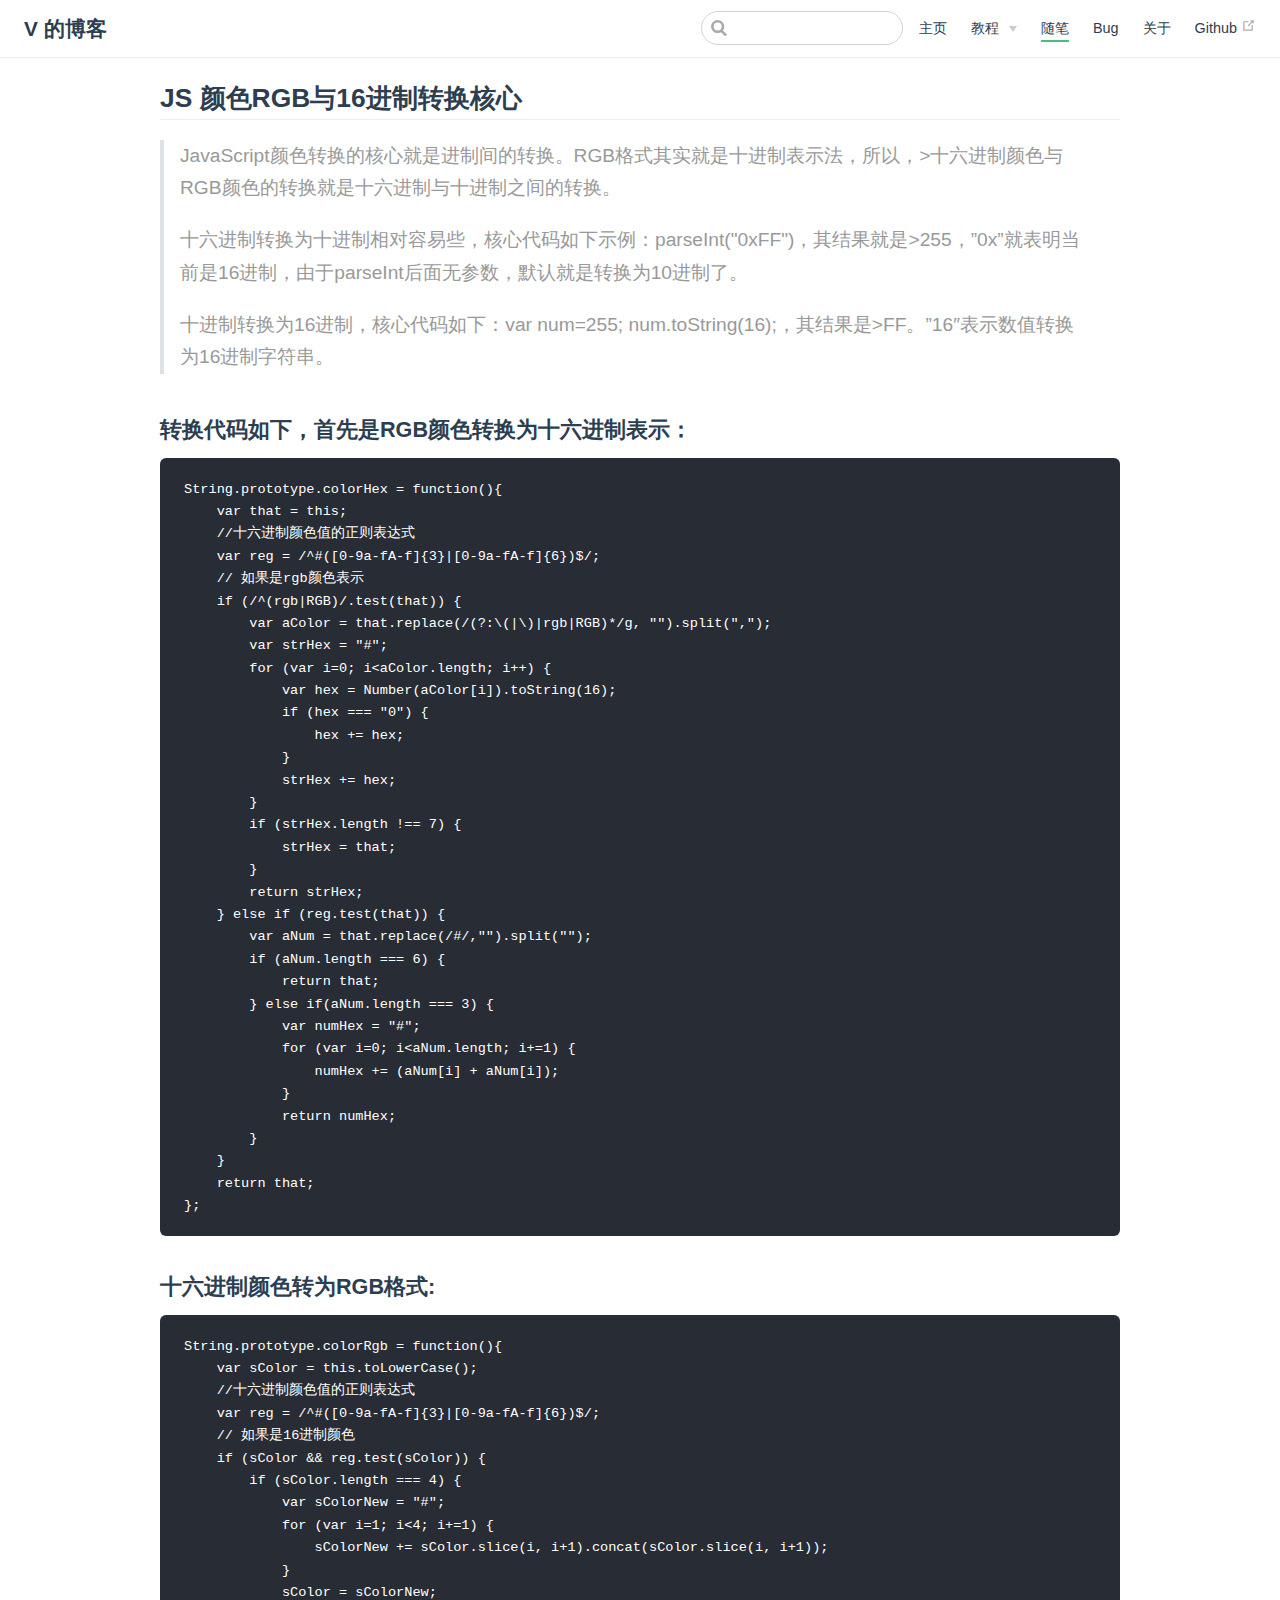
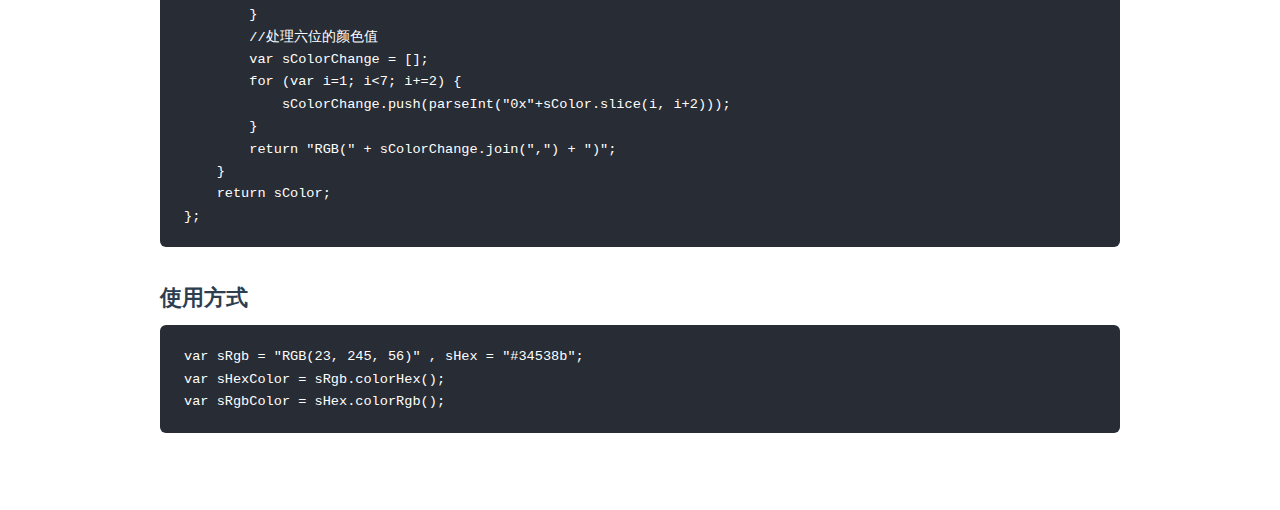
<file: essay/RGB-16.html>
<!DOCTYPE html>
<html lang="en-US">
  <head>
    <meta charset="utf-8">
    <meta name="viewport" content="width=device-width,initial-scale=1">
    <title>JS 颜色RGB与16进制转换核心 | V 的博客</title>
    <meta name="description" content="don&#39;t touch my precious">
    <link rel="icon" href="/favicon.ico">
  <link rel="manifest" href="/manifest.json">
    
    <link rel="preload" href="/assets/css/0.styles.993c929f.css" as="style"><link rel="preload" href="/assets/js/app.2a2569b9.js" as="script"><link rel="preload" href="/assets/js/10.d554c4da.js" as="script"><link rel="prefetch" href="/assets/js/6.07f48610.js"><link rel="prefetch" href="/assets/js/2.413b4e91.js"><link rel="prefetch" href="/assets/js/3.9f8e5c8b.js"><link rel="prefetch" href="/assets/js/4.8a8cbeff.js"><link rel="prefetch" href="/assets/js/5.02c76c37.js"><link rel="prefetch" href="/assets/js/7.993f8895.js"><link rel="prefetch" href="/assets/js/8.b2d6c964.js"><link rel="prefetch" href="/assets/js/9.f4456ca9.js"><link rel="prefetch" href="/assets/js/11.cc868e58.js"><link rel="prefetch" href="/assets/js/12.1528fa5f.js"><link rel="prefetch" href="/assets/js/13.d08d4699.js">
    <link rel="stylesheet" href="/assets/css/0.styles.993c929f.css">
  </head>
  <body>
    <div id="app" data-server-rendered="true"><div class="theme-container no-sidebar"><header class="navbar"><div class="sidebar-button"><svg xmlns="http://www.w3.org/2000/svg" aria-hidden="true" role="img" viewBox="0 0 448 512" class="icon"><path fill="currentColor" d="M436 124H12c-6.627 0-12-5.373-12-12V80c0-6.627 5.373-12 12-12h424c6.627 0 12 5.373 12 12v32c0 6.627-5.373 12-12 12zm0 160H12c-6.627 0-12-5.373-12-12v-32c0-6.627 5.373-12 12-12h424c6.627 0 12 5.373 12 12v32c0 6.627-5.373 12-12 12zm0 160H12c-6.627 0-12-5.373-12-12v-32c0-6.627 5.373-12 12-12h424c6.627 0 12 5.373 12 12v32c0 6.627-5.373 12-12 12z"></path></svg></div> <a href="/" class="home-link router-link-active"><!----> <span class="site-name">V 的博客</span></a> <div class="links" style="max-width:nullpx;"><div class="search-box"><input aria-label="Search" autocomplete="off" spellcheck="false" value=""> <!----></div> <nav class="nav-links can-hide"><div class="nav-item"><a href="/" class="nav-link">主页</a></div><div class="nav-item"><div class="dropdown-wrapper"><a class="dropdown-title"><span class="title">教程</span> <span class="arrow right"></span></a> <ul class="nav-dropdown" style="display:none;"><li class="dropdown-item"><!----> <a href="/buildBlog/" class="nav-link">如何搭建此Blog</a></li><li class="dropdown-item"><!----> <a href="/lessones/JavaScript/" class="nav-link">JavaScript</a></li><li class="dropdown-item"><!----> <a href="/lessones/Css/" class="nav-link">Css</a></li><li class="dropdown-item"><!----> <a href="/lessones/App/" class="nav-link">App</a></li><li class="dropdown-item"><!----> <a href="/lessones/小程序/" class="nav-link">小程序</a></li></ul></div></div><div class="nav-item"><a href="/essay/" class="nav-link router-link-active">随笔</a></div><div class="nav-item"><a href="/bug/" class="nav-link">Bug</a></div><div class="nav-item"><a href="/about/" class="nav-link">关于</a></div><div class="nav-item"><a href="https://www.github.com/DaskV" target="_blank" rel="noopener noreferrer" class="nav-link external">
  Github
  <svg xmlns="http://www.w3.org/2000/svg" aria-hidden="true" x="0px" y="0px" viewBox="0 0 100 100" width="15" height="15" class="icon outbound"><path fill="currentColor" d="M18.8,85.1h56l0,0c2.2,0,4-1.8,4-4v-32h-8v28h-48v-48h28v-8h-32l0,0c-2.2,0-4,1.8-4,4v56C14.8,83.3,16.6,85.1,18.8,85.1z"></path> <polygon fill="currentColor" points="45.7,48.7 51.3,54.3 77.2,28.5 77.2,37.2 85.2,37.2 85.2,14.9 62.8,14.9 62.8,22.9 71.5,22.9"></polygon></svg></a></div> <!----></nav></div></header> <div class="sidebar-mask"></div> <div class="sidebar"><nav class="nav-links"><div class="nav-item"><a href="/" class="nav-link">主页</a></div><div class="nav-item"><div class="dropdown-wrapper"><a class="dropdown-title"><span class="title">教程</span> <span class="arrow right"></span></a> <ul class="nav-dropdown" style="display:none;"><li class="dropdown-item"><!----> <a href="/buildBlog/" class="nav-link">如何搭建此Blog</a></li><li class="dropdown-item"><!----> <a href="/lessones/JavaScript/" class="nav-link">JavaScript</a></li><li class="dropdown-item"><!----> <a href="/lessones/Css/" class="nav-link">Css</a></li><li class="dropdown-item"><!----> <a href="/lessones/App/" class="nav-link">App</a></li><li class="dropdown-item"><!----> <a href="/lessones/小程序/" class="nav-link">小程序</a></li></ul></div></div><div class="nav-item"><a href="/essay/" class="nav-link router-link-active">随笔</a></div><div class="nav-item"><a href="/bug/" class="nav-link">Bug</a></div><div class="nav-item"><a href="/about/" class="nav-link">关于</a></div><div class="nav-item"><a href="https://www.github.com/DaskV" target="_blank" rel="noopener noreferrer" class="nav-link external">
  Github
  <svg xmlns="http://www.w3.org/2000/svg" aria-hidden="true" x="0px" y="0px" viewBox="0 0 100 100" width="15" height="15" class="icon outbound"><path fill="currentColor" d="M18.8,85.1h56l0,0c2.2,0,4-1.8,4-4v-32h-8v28h-48v-48h28v-8h-32l0,0c-2.2,0-4,1.8-4,4v56C14.8,83.3,16.6,85.1,18.8,85.1z"></path> <polygon fill="currentColor" points="45.7,48.7 51.3,54.3 77.2,28.5 77.2,37.2 85.2,37.2 85.2,14.9 62.8,14.9 62.8,22.9 71.5,22.9"></polygon></svg></a></div> <!----></nav>  <!----> </div> <div class="page"> <div class="content"><h2 id="js-颜色rgb与16进制转换核心"><a href="#js-颜色rgb与16进制转换核心" aria-hidden="true" class="header-anchor">#</a> JS 颜色RGB与16进制转换核心</h2> <blockquote><p>JavaScript颜色转换的核心就是进制间的转换。RGB格式其实就是十进制表示法，所以，&gt;十六进制颜色与RGB颜色的转换就是十六进制与十进制之间的转换。</p> <p>十六进制转换为十进制相对容易些，核心代码如下示例：parseInt(&quot;0xFF&quot;)，其结果就是&gt;255，”0x”就表明当前是16进制，由于parseInt后面无参数，默认就是转换为10进制了。</p> <p>十进制转换为16进制，核心代码如下：var num=255; num.toString(16);，其结果是&gt;FF。”16″表示数值转换为16进制字符串。</p></blockquote> <h3 id="转换代码如下，首先是rgb颜色转换为十六进制表示："><a href="#转换代码如下，首先是rgb颜色转换为十六进制表示：" aria-hidden="true" class="header-anchor">#</a> 转换代码如下，首先是RGB颜色转换为十六进制表示：</h3> <div class="language- extra-class"><pre class="language-text"><code>String.prototype.colorHex = function(){
    var that = this;
    //十六进制颜色值的正则表达式
    var reg = /^#([0-9a-fA-f]{3}|[0-9a-fA-f]{6})$/;
    // 如果是rgb颜色表示
    if (/^(rgb|RGB)/.test(that)) {
        var aColor = that.replace(/(?:\(|\)|rgb|RGB)*/g, &quot;&quot;).split(&quot;,&quot;);
        var strHex = &quot;#&quot;;
        for (var i=0; i&lt;aColor.length; i++) {
            var hex = Number(aColor[i]).toString(16);
            if (hex === &quot;0&quot;) {
                hex += hex;    
            }
            strHex += hex;
        }
        if (strHex.length !== 7) {
            strHex = that;    
        }
        return strHex;
    } else if (reg.test(that)) {
        var aNum = that.replace(/#/,&quot;&quot;).split(&quot;&quot;);
        if (aNum.length === 6) {
            return that;    
        } else if(aNum.length === 3) {
            var numHex = &quot;#&quot;;
            for (var i=0; i&lt;aNum.length; i+=1) {
                numHex += (aNum[i] + aNum[i]);
            }
            return numHex;
        }
    }
    return that;
};
</code></pre></div><h3 id="十六进制颜色转为rgb格式"><a href="#十六进制颜色转为rgb格式" aria-hidden="true" class="header-anchor">#</a> 十六进制颜色转为RGB格式:</h3> <div class="language- extra-class"><pre class="language-text"><code>String.prototype.colorRgb = function(){
    var sColor = this.toLowerCase();
    //十六进制颜色值的正则表达式
    var reg = /^#([0-9a-fA-f]{3}|[0-9a-fA-f]{6})$/;
    // 如果是16进制颜色
    if (sColor &amp;&amp; reg.test(sColor)) {
        if (sColor.length === 4) {
            var sColorNew = &quot;#&quot;;
            for (var i=1; i&lt;4; i+=1) {
                sColorNew += sColor.slice(i, i+1).concat(sColor.slice(i, i+1));    
            }
            sColor = sColorNew;
        }
        //处理六位的颜色值
        var sColorChange = [];
        for (var i=1; i&lt;7; i+=2) {
            sColorChange.push(parseInt(&quot;0x&quot;+sColor.slice(i, i+2)));    
        }
        return &quot;RGB(&quot; + sColorChange.join(&quot;,&quot;) + &quot;)&quot;;
    }
    return sColor;
};
</code></pre></div><h3 id="使用方式"><a href="#使用方式" aria-hidden="true" class="header-anchor">#</a> 使用方式</h3> <div class="language- extra-class"><pre class="language-text"><code>var sRgb = &quot;RGB(23, 245, 56)&quot; , sHex = &quot;#34538b&quot;;
var sHexColor = sRgb.colorHex();
var sRgbColor = sHex.colorRgb();
</code></pre></div></div> <div class="page-edit"><!----> <!----></div> <!----> </div> <!----></div></div>
    <script src="/assets/js/10.d554c4da.js" defer></script><script src="/assets/js/app.2a2569b9.js" defer></script>
  </body>
</html>
</file>
<file: assets/css/0.styles.993c929f.css>
.home{padding:3.6rem 2rem 0;max-width:960px;margin:0 auto}.home .hero{text-align:center}.home .hero img{max-height:280px;display:block;margin:3rem auto 1.5rem}.home .hero h1{font-size:3rem}.home .hero .action,.home .hero .description,.home .hero h1{margin:1.8rem auto}.home .hero .description{max-width:35rem;font-size:1.6rem;line-height:1.3;color:#6a8bad}.home .hero .action-button{display:inline-block;font-size:1.2rem;color:#fff;background-color:#3eaf7c;padding:.8rem 1.6rem;border-radius:4px;transition:background-color .1s ease;box-sizing:border-box;border-bottom:1px solid #389d70}.home .hero .action-button:hover{background-color:#4abf8a}.home .features{border-top:1px solid #eaecef;padding:1.2rem 0;margin-top:2.5rem;display:flex;flex-wrap:wrap;align-items:flex-start;align-content:stretch;justify-content:space-between}.home .feature{flex-grow:1;flex-basis:30%;max-width:30%}.home .feature h2{font-size:1.4rem;font-weight:500;border-bottom:none;padding-bottom:0;color:#3a5169}.home .feature p{color:#4e6e8e}.home .footer{padding:2.5rem;border-top:1px solid #eaecef;text-align:center;color:#4e6e8e}@media (max-width:719px){.home .features{flex-direction:column}.home .feature{max-width:100%;padding:0 2.5rem}}@media (max-width:419px){.home{padding-left:1.5rem;padding-right:1.5rem}.home .hero img{max-height:210px;margin:2rem auto 1.2rem}.home .hero h1{font-size:2rem}.home .hero .action,.home .hero .description,.home .hero h1{margin:1.2rem auto}.home .hero .description{font-size:1.2rem}.home .hero .action-button{font-size:1rem;padding:.6rem 1.2rem}.home .feature h2{font-size:1.25rem}}.sidebar-button{display:none;width:1.25rem;height:1.25rem;position:absolute;padding:.6rem;top:.6rem;left:1rem}.sidebar-button .icon{display:block;width:1.25rem;height:1.25rem}@media (max-width:719px){.sidebar-button{display:block}}.search-box{display:inline-block;position:relative;margin-right:1rem}.search-box input{cursor:text;width:10rem;color:#4e6e8e;display:inline-block;border:1px solid #cfd4db;border-radius:2rem;font-size:.9rem;line-height:2rem;padding:0 .5rem 0 2rem;outline:none;transition:all .2s ease;background:#fff url(/assets/img/search.83621669.svg) .6rem .5rem no-repeat;background-size:1rem}.search-box input:focus{cursor:auto;border-color:#3eaf7c}.search-box .suggestions{background:#fff;width:20rem;position:absolute;top:1.5rem;border:1px solid #cfd4db;border-radius:6px;padding:.4rem;list-style-type:none}.search-box .suggestions.align-right{right:0}.search-box .suggestion{line-height:1.4;padding:.4rem .6rem;border-radius:4px;cursor:pointer}.search-box .suggestion a{white-space:normal;color:#5d82a6}.search-box .suggestion a .page-title{font-weight:600}.search-box .suggestion a .header{font-size:.9em;margin-left:.25em}.search-box .suggestion.focused{background-color:#f3f4f5}.search-box .suggestion.focused a{color:#3eaf7c}@media (max-width:959px){.search-box input{cursor:pointer;width:0;border-color:transparent;position:relative}.search-box input:focus{cursor:text;left:0;width:10rem}}@media (max-width:959px) and (min-width:719px){.search-box .suggestions{left:0}}@media (max-width:719px){.search-box{margin-right:0}.search-box input{left:1rem}.search-box .suggestions{right:0}}@media (max-width:419px){.search-box .suggestions{width:calc(100vw - 4rem)}.search-box input:focus{width:8rem}}.dropdown-enter,.dropdown-leave-to{height:0!important}.dropdown-wrapper{cursor:pointer}.dropdown-wrapper .dropdown-title{display:block}.dropdown-wrapper .dropdown-title:hover{border-color:transparent}.dropdown-wrapper .dropdown-title .arrow{vertical-align:middle;margin-top:-1px;margin-left:.4rem}.dropdown-wrapper .nav-dropdown .dropdown-item{color:inherit;line-height:1.7rem}.dropdown-wrapper .nav-dropdown .dropdown-item h4{margin:.45rem 0 0;border-top:1px solid #eee;padding:.45rem 1.5rem 0 1.25rem}.dropdown-wrapper .nav-dropdown .dropdown-item .dropdown-subitem-wrapper{padding:0;list-style:none}.dropdown-wrapper .nav-dropdown .dropdown-item .dropdown-subitem-wrapper .dropdown-subitem{font-size:.9em}.dropdown-wrapper .nav-dropdown .dropdown-item a{display:block;line-height:1.7rem;position:relative;border-bottom:none;font-weight:400;margin-bottom:0;padding:0 1.5rem 0 1.25rem}.dropdown-wrapper .nav-dropdown .dropdown-item a.router-link-active,.dropdown-wrapper .nav-dropdown .dropdown-item a:hover{color:#3eaf7c}.dropdown-wrapper .nav-dropdown .dropdown-item a.router-link-active:after{content:"";width:0;height:0;border-left:5px solid #3eaf7c;border-top:3px solid transparent;border-bottom:3px solid transparent;position:absolute;top:calc(50% - 2px);left:9px}.dropdown-wrapper .nav-dropdown .dropdown-item:first-child h4{margin-top:0;padding-top:0;border-top:0}@media (max-width:719px){.dropdown-wrapper.open .dropdown-title{margin-bottom:.5rem}.dropdown-wrapper .nav-dropdown{transition:height .1s ease-out;overflow:hidden}.dropdown-wrapper .nav-dropdown .dropdown-item h4{border-top:0;margin-top:0;padding-top:0}.dropdown-wrapper .nav-dropdown .dropdown-item>a,.dropdown-wrapper .nav-dropdown .dropdown-item h4{font-size:15px;line-height:2rem}.dropdown-wrapper .nav-dropdown .dropdown-item .dropdown-subitem{font-size:14px;padding-left:1rem}}@media (min-width:719px){.dropdown-wrapper{height:1.8rem}.dropdown-wrapper:hover .nav-dropdown{display:block!important}.dropdown-wrapper .dropdown-title .arrow{border-left:4px solid transparent;border-right:4px solid transparent;border-top:6px solid #ccc;border-bottom:0}.dropdown-wrapper .nav-dropdown{display:none;height:auto!important;box-sizing:border-box;max-height:calc(100vh - 2.7rem);overflow-y:auto;position:absolute;top:100%;right:0;background-color:#fff;padding:.6rem 0;border:1px solid #ddd;border-bottom-color:#ccc;text-align:left;border-radius:.25rem;white-space:nowrap;margin:0}}.nav-links{display:inline-block}.nav-links a{line-height:1.4rem;color:inherit}.nav-links a.router-link-active,.nav-links a:hover{color:#3eaf7c}.nav-links .nav-item{position:relative;display:inline-block;margin-left:1.5rem;line-height:2rem}.nav-links .nav-item:first-child{margin-left:0}.nav-links .repo-link{margin-left:1.5rem}@media (max-width:719px){.nav-links .nav-item,.nav-links .repo-link{margin-left:0}}@media (min-width:719px){.nav-links a.router-link-active,.nav-links a:hover{color:#2c3e50}.nav-item>a:not(.external).router-link-active,.nav-item>a:not(.external):hover{margin-bottom:-2px;border-bottom:2px solid #46bd87}}.navbar{padding:.7rem 1.5rem;line-height:2.2rem;position:relative}.navbar a,.navbar img,.navbar span{display:inline-block}.navbar .logo{height:2.2rem;min-width:2.2rem;margin-right:.8rem;vertical-align:top}.navbar .site-name{font-size:1.3rem;font-weight:600;color:#2c3e50;position:relative}.navbar .links{padding-left:1.5rem;box-sizing:border-box;background-color:#fff;white-space:nowrap;font-size:.9rem;position:absolute;right:1.5rem;top:.7rem;display:flex}.navbar .links .search-box{flex:0 0 auto;vertical-align:top}.navbar .links .nav-links{flex:1}@media (max-width:719px){.navbar{padding-left:4rem}.navbar .can-hide{display:none}.navbar .links{padding-left:1.5rem}}.page-edit,.page-nav{max-width:740px;margin:0 auto;padding:2rem 2.5rem}@media (max-width:959px){.page-edit,.page-nav{padding:2rem}}@media (max-width:419px){.page-edit,.page-nav{padding:1.5rem}}.page{padding-bottom:2rem}.page-edit{padding-top:1rem;padding-bottom:1rem;overflow:auto}.page-edit .edit-link{display:inline-block}.page-edit .edit-link a{color:#4e6e8e;margin-right:.25rem}.page-edit .last-updated{float:right;font-size:.9em}.page-edit .last-updated .prefix{font-weight:500;color:#4e6e8e}.page-edit .last-updated .time{font-weight:400;color:#aaa}.page-nav{padding-top:1rem;padding-bottom:0}.page-nav .inner{min-height:2rem;margin-top:0;border-top:1px solid #eaecef;padding-top:1rem;overflow:auto}.page-nav .next{float:right}@media (max-width:719px){.page-edit .edit-link{margin-bottom:.5rem}.page-edit .last-updated{font-size:.8em;float:none;text-align:left}}.sidebar .sidebar-sub-headers{padding-left:1rem;font-size:.95em}a.sidebar-link{font-weight:400;display:inline-block;color:#2c3e50;border-left:.25rem solid transparent;padding:.35rem 1rem .35rem 1.25rem;line-height:1.4;width:100%;box-sizing:border-box}a.sidebar-link:hover{color:#3eaf7c}a.sidebar-link.active{font-weight:600;color:#3eaf7c;border-left-color:#3eaf7c}.sidebar-group a.sidebar-link{padding-left:2rem}.sidebar-sub-headers a.sidebar-link{padding-top:.25rem;padding-bottom:.25rem;border-left:none}.sidebar-sub-headers a.sidebar-link.active{font-weight:500}.sidebar-group:not(.first){margin-top:1em}.sidebar-group .sidebar-group{padding-left:.5em}.sidebar-group:not(.collapsable) .sidebar-heading{cursor:auto;color:inherit}.sidebar-heading{color:#999;transition:color .15s ease;cursor:pointer;font-size:1.1em;font-weight:700;padding:0 1.5rem;margin-top:0;margin-bottom:.5rem}.sidebar-heading.open,.sidebar-heading:hover{color:inherit}.sidebar-heading .arrow{position:relative;top:-.12em;left:.5em}.sidebar-heading:.open .arrow{top:-.18em}.sidebar-group-items{transition:height .1s ease-out;overflow:hidden}.sidebar ul{padding:0;margin:0;list-style-type:none}.sidebar a{display:inline-block}.sidebar .nav-links{display:none;border-bottom:1px solid #eaecef;padding:.5rem 0 .75rem 0}.sidebar .nav-links a{font-weight:600}.sidebar .nav-links .nav-item,.sidebar .nav-links .repo-link{display:block;line-height:1.25rem;font-size:1.1em;padding:.5rem 0 .5rem 1.5rem}.sidebar .sidebar-links{padding:1.5rem 0}@media (max-width:719px){.sidebar .nav-links{display:block}.sidebar .nav-links .dropdown-wrapper .nav-dropdown .dropdown-item a.router-link-active:after{top:calc(1rem - 2px)}.sidebar .sidebar-links{padding:1rem 0}}.sw-update-popup{position:fixed;right:1em;bottom:1em;padding:1em;border:1px solid #3eaf7c;border-radius:3px;background:#fff;box-shadow:0 4px 16px rgba(0,0,0,.5);text-align:center}.sw-update-popup button{margin-top:.5em;padding:.25em 2em}.sw-update-popup-enter-active,.sw-update-popup-leave-active{transition:opacity .3s,transform .3s}.sw-update-popup-enter,.sw-update-popup-leave-to{opacity:0;transform:translateY(50%) scale(.5)}code[class*=language-],pre[class*=language-]{color:#ccc;background:none;font-family:Consolas,Monaco,Andale Mono,Ubuntu Mono,monospace;text-align:left;white-space:pre;word-spacing:normal;word-break:normal;word-wrap:normal;line-height:1.5;tab-size:4;hyphens:none}pre[class*=language-]{padding:1em;margin:.5em 0;overflow:auto}:not(pre)>code[class*=language-],pre[class*=language-]{background:#2d2d2d}:not(pre)>code[class*=language-]{padding:.1em;border-radius:.3em;white-space:normal}.token.block-comment,.token.cdata,.token.comment,.token.doctype,.token.prolog{color:#999}.token.punctuation{color:#ccc}.token.attr-name,.token.deleted,.token.namespace,.token.tag{color:#e2777a}.token.function-name{color:#6196cc}.token.boolean,.token.function,.token.number{color:#f08d49}.token.class-name,.token.constant,.token.property,.token.symbol{color:#f8c555}.token.atrule,.token.builtin,.token.important,.token.keyword,.token.selector{color:#cc99cd}.token.attr-value,.token.char,.token.regex,.token.string,.token.variable{color:#7ec699}.token.entity,.token.operator,.token.url{color:#67cdcc}.token.bold,.token.important{font-weight:700}.token.italic{font-style:italic}.token.entity{cursor:help}.token.inserted{color:green}p img{display:block;min-width:80%;margin:0 auto}#nprogress{pointer-events:none}#nprogress .bar{background:#3eaf7c;position:fixed;z-index:1031;top:0;left:0;width:100%;height:2px}#nprogress .peg{display:block;position:absolute;right:0;width:100px;height:100%;box-shadow:0 0 10px #3eaf7c,0 0 5px #3eaf7c;opacity:1;transform:rotate(3deg) translateY(-4px)}#nprogress .spinner{display:block;position:fixed;z-index:1031;top:15px;right:15px}#nprogress .spinner-icon{width:18px;height:18px;box-sizing:border-box;border:2px solid transparent;border-top-color:#3eaf7c;border-left-color:#3eaf7c;border-radius:50%;animation:nprogress-spinner .4s linear infinite}.nprogress-custom-parent{overflow:hidden;position:relative}.nprogress-custom-parent #nprogress .bar,.nprogress-custom-parent #nprogress .spinner{position:absolute}@keyframes nprogress-spinner{0%{transform:rotate(0deg)}to{transform:rotate(1turn)}}.content code{color:#476582;padding:.25rem .5rem;margin:0;font-size:.85em;background-color:rgba(27,31,35,.05);border-radius:3px}.content pre,.content pre[class*=language-]{line-height:1.4;padding:1.25rem 1.5rem;margin:.85rem 0;background-color:#282c34;border-radius:6px;overflow:auto}.content pre[class*=language-] code,.content pre code{color:#fff;padding:0;background-color:transparent;border-radius:0}div[class*=language-]{position:relative;background-color:#282c34;border-radius:6px}div[class*=language-] .highlight-lines{-webkit-user-select:none;-moz-user-select:none;-ms-user-select:none;user-select:none;padding-top:1.3rem;position:absolute;top:0;left:0;width:100%;line-height:1.4}div[class*=language-] .highlight-lines .highlighted{background-color:rgba(0,0,0,.66)}div[class*=language-] pre,div[class*=language-] pre[class*=language-]{background:transparent;position:relative;z-index:1}div[class*=language-]:before{position:absolute;z-index:3;top:.8em;right:1em;font-size:.75rem;color:hsla(0,0%,100%,.4)}div[class*=language-]:not(.line-numbers-mode) .line-numbers-wrapper{display:none}div[class*=language-].line-numbers-mode .highlight-lines .highlighted{position:relative}div[class*=language-].line-numbers-mode .highlight-lines .highlighted:before{content:" ";position:absolute;z-index:3;left:0;top:0;display:block;width:3.5rem;height:100%;background-color:rgba(0,0,0,.66)}div[class*=language-].line-numbers-mode pre{padding-left:4.5rem;vertical-align:middle}div[class*=language-].line-numbers-mode .line-numbers-wrapper{position:absolute;top:0;width:3.5rem;text-align:center;color:hsla(0,0%,100%,.3);padding:1.25rem 0;line-height:1.4}div[class*=language-].line-numbers-mode .line-numbers-wrapper .line-number,div[class*=language-].line-numbers-mode .line-numbers-wrapper br{-webkit-user-select:none;-moz-user-select:none;-ms-user-select:none;user-select:none}div[class*=language-].line-numbers-mode .line-numbers-wrapper .line-number{position:relative;z-index:4;font-size:.85em}div[class*=language-].line-numbers-mode:after{content:"";position:absolute;z-index:2;top:0;left:0;width:3.5rem;height:100%;border-radius:6px 0 0 6px;border-right:1px solid rgba(0,0,0,.66);background-color:#282c34}div[class~=language-js]:before{content:"js"}div[class~=language-ts]:before{content:"ts"}div[class~=language-html]:before{content:"html"}div[class~=language-md]:before{content:"md"}div[class~=language-vue]:before{content:"vue"}div[class~=language-css]:before{content:"css"}div[class~=language-sass]:before{content:"sass"}div[class~=language-scss]:before{content:"scss"}div[class~=language-less]:before{content:"less"}div[class~=language-stylus]:before{content:"stylus"}div[class~=language-go]:before{content:"go"}div[class~=language-java]:before{content:"java"}div[class~=language-c]:before{content:"c"}div[class~=language-sh]:before{content:"sh"}div[class~=language-yaml]:before{content:"yaml"}div[class~=language-py]:before{content:"py"}div[class~=language-javascript]:before{content:"js"}div[class~=language-typescript]:before{content:"ts"}div[class~=language-markup]:before{content:"html"}div[class~=language-markdown]:before{content:"md"}div[class~=language-json]:before{content:"json"}div[class~=language-ruby]:before{content:"rb"}div[class~=language-python]:before{content:"py"}div[class~=language-bash]:before{content:"sh"}.custom-block .custom-block-title{font-weight:600;margin-bottom:-.4rem}.custom-block.danger,.custom-block.tip,.custom-block.warning{padding:.1rem 1.5rem;border-left-width:.5rem;border-left-style:solid;margin:1rem 0}.custom-block.tip{background-color:#f3f5f7;border-color:#42b983}.custom-block.warning{background-color:rgba(255,229,100,.3);border-color:#e7c000;color:#6b5900}.custom-block.warning .custom-block-title{color:#b29400}.custom-block.warning a{color:#2c3e50}.custom-block.danger{background-color:#ffe6e6;border-color:#c00;color:#4d0000}.custom-block.danger .custom-block-title{color:#900}.custom-block.danger a{color:#2c3e50}.arrow{display:inline-block;width:0;height:0}.arrow.up{border-bottom:6px solid #ccc}.arrow.down,.arrow.up{border-left:4px solid transparent;border-right:4px solid transparent}.arrow.down{border-top:6px solid #ccc}.arrow.right{border-left:6px solid #ccc}.arrow.left,.arrow.right{border-top:4px solid transparent;border-bottom:4px solid transparent}.arrow.left{border-right:6px solid #ccc}.content:not(.custom){max-width:740px;margin:0 auto;padding:2rem 2.5rem}@media (max-width:959px){.content:not(.custom){padding:2rem}}@media (max-width:419px){.content:not(.custom){padding:1.5rem}}.table-of-contents .badge{vertical-align:middle}body,html{padding:0;margin:0}body{font-family:-apple-system,BlinkMacSystemFont,Segoe UI,Roboto,Oxygen,Ubuntu,Cantarell,Fira Sans,Droid Sans,Helvetica Neue,sans-serif;-webkit-font-smoothing:antialiased;-moz-osx-font-smoothing:grayscale;font-size:16px;color:#2c3e50}.page{padding-left:20rem}.navbar{z-index:20;right:0;height:3.6rem;background-color:#fff;box-sizing:border-box;border-bottom:1px solid #eaecef}.navbar,.sidebar-mask{position:fixed;top:0;left:0}.sidebar-mask{z-index:9;width:100vw;height:100vh;display:none}.sidebar{font-size:15px;background-color:#fff;width:20rem;position:fixed;z-index:10;margin:0;top:3.6rem;left:0;bottom:0;box-sizing:border-box;border-right:1px solid #eaecef;overflow-y:auto}.content:not(.custom)>:first-child{margin-top:3.6rem}.content:not(.custom) a:hover{text-decoration:underline}.content:not(.custom) p.demo{padding:1rem 1.5rem;border:1px solid #ddd;border-radius:4px}.content:not(.custom) img{max-width:100%}.content.custom{padding:0;margin:0}.content.custom img{max-width:100%}a{font-weight:500;text-decoration:none}a,p a code{color:#3eaf7c}p a code{font-weight:400}kbd{background:#eee;border:.15rem solid #ddd;border-bottom:.25rem solid #ddd;border-radius:.15rem;padding:0 .15em}blockquote{font-size:1.2rem;color:#999;border-left:.25rem solid #dfe2e5;margin-left:0;padding-left:1rem}ol,ul{padding-left:1.2em}strong{font-weight:600}h1,h2,h3,h4,h5,h6{font-weight:600;line-height:1.25}.content:not(.custom)>h1,.content:not(.custom)>h2,.content:not(.custom)>h3,.content:not(.custom)>h4,.content:not(.custom)>h5,.content:not(.custom)>h6{margin-top:-3.1rem;padding-top:4.6rem;margin-bottom:0}.content:not(.custom)>h1:first-child,.content:not(.custom)>h2:first-child,.content:not(.custom)>h3:first-child,.content:not(.custom)>h4:first-child,.content:not(.custom)>h5:first-child,.content:not(.custom)>h6:first-child{margin-top:-1.5rem;margin-bottom:1rem}.content:not(.custom)>h1:first-child+.custom-block,.content:not(.custom)>h1:first-child+p,.content:not(.custom)>h1:first-child+pre,.content:not(.custom)>h2:first-child+.custom-block,.content:not(.custom)>h2:first-child+p,.content:not(.custom)>h2:first-child+pre,.content:not(.custom)>h3:first-child+.custom-block,.content:not(.custom)>h3:first-child+p,.content:not(.custom)>h3:first-child+pre,.content:not(.custom)>h4:first-child+.custom-block,.content:not(.custom)>h4:first-child+p,.content:not(.custom)>h4:first-child+pre,.content:not(.custom)>h5:first-child+.custom-block,.content:not(.custom)>h5:first-child+p,.content:not(.custom)>h5:first-child+pre,.content:not(.custom)>h6:first-child+.custom-block,.content:not(.custom)>h6:first-child+p,.content:not(.custom)>h6:first-child+pre{margin-top:2rem}h1:hover .header-anchor,h2:hover .header-anchor,h3:hover .header-anchor,h4:hover .header-anchor,h5:hover .header-anchor,h6:hover .header-anchor{opacity:1}h1{font-size:2.2rem}h2{font-size:1.65rem;padding-bottom:.3rem;border-bottom:1px solid #eaecef}h3{font-size:1.35rem}a.header-anchor{font-size:.85em;float:left;margin-left:-.87em;padding-right:.23em;margin-top:.125em;opacity:0}a.header-anchor:hover{text-decoration:none}.line-number,code,kbd{font-family:source-code-pro,Menlo,Monaco,Consolas,Courier New,monospace}ol,p,ul{line-height:1.7}hr{border:0;border-top:1px solid #eaecef}table{border-collapse:collapse;margin:1rem 0;display:block;overflow-x:auto}tr{border-top:1px solid #dfe2e5}tr:nth-child(2n){background-color:#f6f8fa}td,th{border:1px solid #dfe2e5;padding:.6em 1em}.custom-layout{padding-top:3.6rem}.theme-container.sidebar-open .sidebar-mask{display:block}.theme-container.no-navbar .content:not(.custom)>h1,.theme-container.no-navbar h2,.theme-container.no-navbar h3,.theme-container.no-navbar h4,.theme-container.no-navbar h5,.theme-container.no-navbar h6{margin-top:1.5rem;padding-top:0}.theme-container.no-navbar .sidebar{top:0}.theme-container.no-navbar .custom-layout{padding-top:0}@media (min-width:720px){.theme-container.no-sidebar .sidebar{display:none}.theme-container.no-sidebar .page{padding-left:0}}@media (max-width:959px){.sidebar{font-size:15px;width:16.4rem}.page{padding-left:16.4rem}}@media (max-width:719px){.sidebar{top:0;padding-top:3.6rem;transform:translateX(-100%);transition:transform .2s ease}.page{padding-left:0}.theme-container.sidebar-open .sidebar{transform:translateX(0)}.theme-container.no-navbar .sidebar{padding-top:0}}@media (max-width:419px){h1{font-size:1.9rem}.content div[class*=language-]{margin:.85rem -1.5rem;border-radius:0}}.icon.outbound{color:#aaa;display:inline-block}p img[data-v-099ab69c]{display:block;min-width:80%;margin:0 auto}.badge[data-v-099ab69c]{display:inline-block;font-size:14px;height:18px;line-height:18px;border-radius:3px;padding:0 6px;color:#fff;margin-right:5px;background-color:#42b983}.badge.middle[data-v-099ab69c]{vertical-align:middle}.badge.top[data-v-099ab69c]{vertical-align:top}.badge.green[data-v-099ab69c],.badge.tip[data-v-099ab69c]{background-color:#42b983}.badge.error[data-v-099ab69c]{background-color:#da5961}.badge.warn[data-v-099ab69c],.badge.warning[data-v-099ab69c],.badge.yellow[data-v-099ab69c]{background-color:#e7c000}.content:not(.custom){max-width:960px}.article{display:flex;flex-flow:row wrap;justify-content:space-between}.article .article-item{width:48%;border:1px solid #ddd;border-radius:5px;box-shadow:0 2px 12px 0 rgba(0,0,0,.1);transition:all .3s ease-in;cursor:pointer;margin-top:1rem}.article .article-item:hover{transform:scale(1.02)}.article .article-item:nth-child(3n+1){width:100%}.article .article-item h2{padding-left:16px;margin-bottom:0}.article .article-item h2:hover .header-anchor{opacity:0}.article .article-item blockquote{border:0;font-size:.85rem;height:12rem;overflow:hidden}.article .article-item p{width:100%;display:inline-block;margin-bottom:0;max-height:250px;overflow:hidden}.pagination{width:100%;height:3rem;margin-top:1rem;display:flex;flex-flow:row nowrap;justify-content:space-between;align-items:center}.pagination .pagination-button{width:3rem;height:3rem;line-height:3rem;border-radius:50%;box-shadow:0 2px 12px 0 rgba(0,0,0,.1);text-align:center;color:#333;cursor:pointer}.pagination .pagination-button:hover{font-weight:700}.pagination .pagination-button.disabled{cursor:not-allowed;color:#d6d6d6}.pagination .pagination-button.disabled:hover{font-weight:400}.page-edit{padding:0}
</file>
